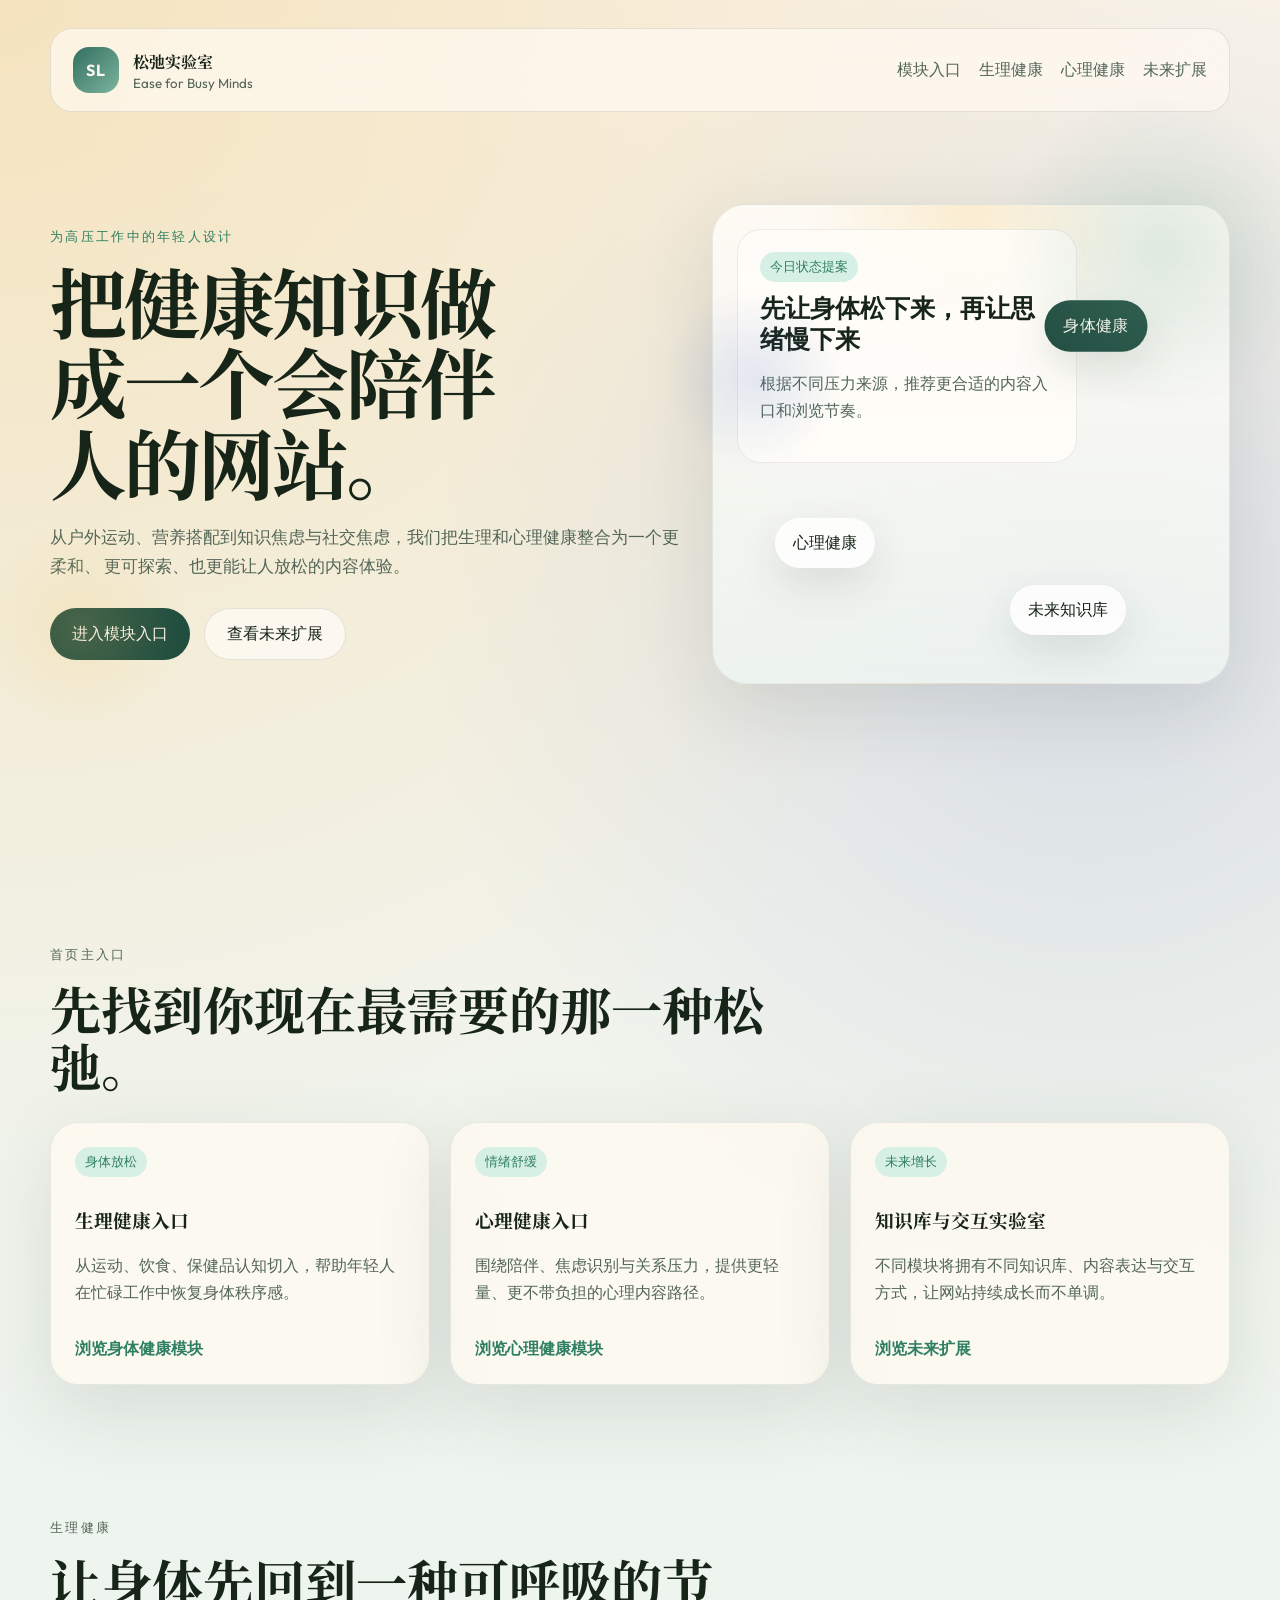
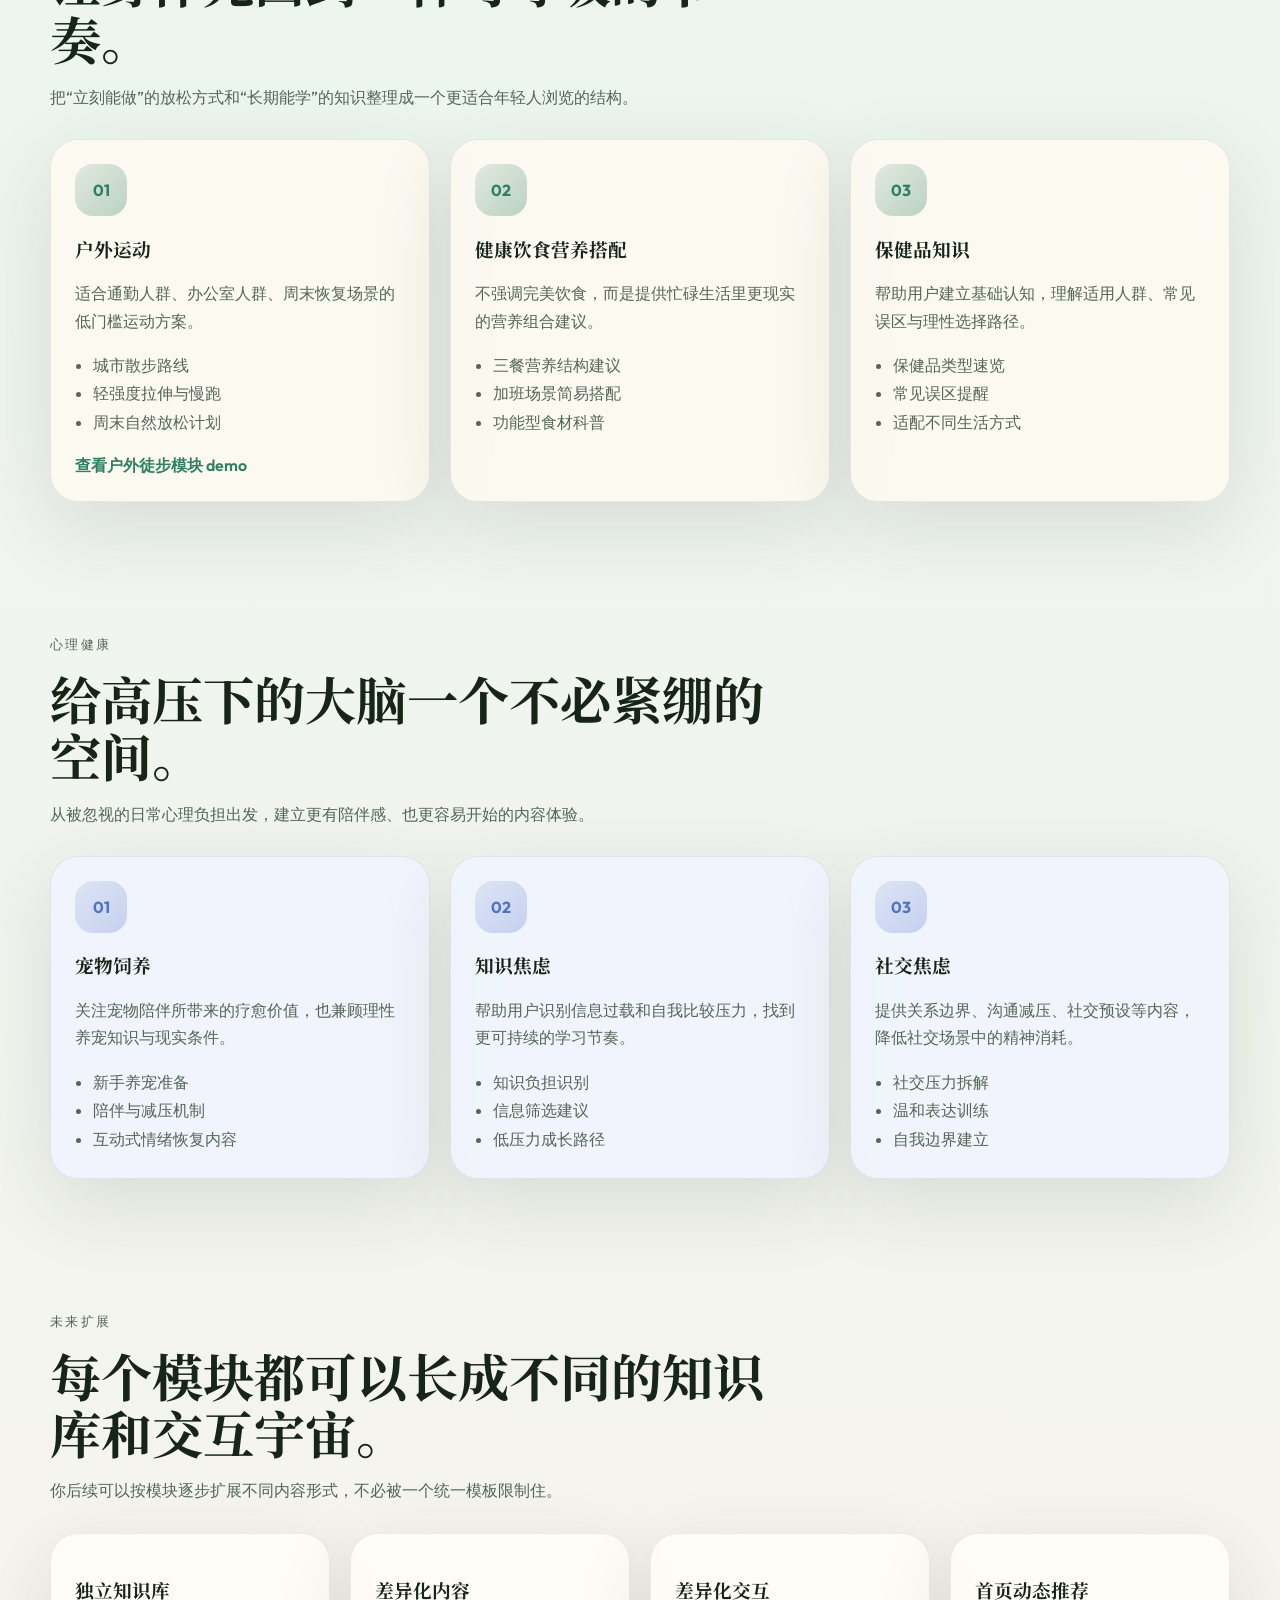
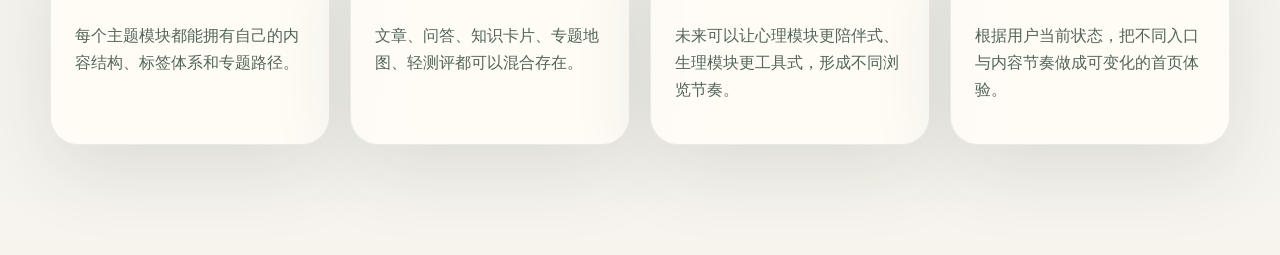
<file: index.html>
<!DOCTYPE html>
<html lang="zh-CN">
<head>
  <meta charset="UTF-8">
  <meta name="viewport" content="width=device-width, initial-scale=1.0">
  <title>松弛实验室 | 面向年轻人的身心健康空间</title>
  <link rel="preconnect" href="https://fonts.googleapis.com">
  <link rel="preconnect" href="https://fonts.gstatic.com" crossorigin>
  <link href="https://fonts.googleapis.com/css2?family=Noto+Serif+SC:wght@500;700&family=Outfit:wght@300;400;500;600;700&display=swap" rel="stylesheet">
  <link rel="stylesheet" href="styles.css">
</head>
<body>
  <div class="page-shell">
    <header class="hero" id="top">
      <nav class="nav">
        <a class="brand" href="#top">
          <span class="brand-mark">SL</span>
          <span class="brand-text">
            <strong>松弛实验室</strong>
            <small>Ease for Busy Minds</small>
          </span>
        </a>
        <div class="nav-links">
          <a href="#pathways">模块入口</a>
          <a href="#body-health">生理健康</a>
          <a href="#mind-health">心理健康</a>
          <a href="#future-lab">未来扩展</a>
        </div>
      </nav>

      <div class="hero-content">
        <div class="hero-copy reveal">
          <p class="eyebrow">为高压工作中的年轻人设计</p>
          <h1>把健康知识做成一个会陪伴人的网站。</h1>
          <p class="hero-summary">
            从户外运动、营养搭配到知识焦虑与社交焦虑，我们把生理和心理健康整合为一个更柔和、
            更可探索、也更能让人放松的内容体验。
          </p>
          <div class="hero-actions">
            <a class="button primary" href="#pathways">进入模块入口</a>
            <a class="button secondary" href="#future-lab">查看未来扩展</a>
          </div>
        </div>

        <div class="hero-panel reveal">
          <div class="status-card pulse-card">
            <span>今日状态提案</span>
            <strong>先让身体松下来，再让思绪慢下来</strong>
            <p>根据不同压力来源，推荐更合适的内容入口和浏览节奏。</p>
          </div>
          <div class="orbital-cluster">
            <button class="orbit-chip active" data-target="body-health">身体健康</button>
            <button class="orbit-chip" data-target="mind-health">心理健康</button>
            <button class="orbit-chip" data-target="future-lab">未来知识库</button>
          </div>
        </div>
      </div>

      <div class="ambient ambient-a"></div>
      <div class="ambient ambient-b"></div>
      <div class="ambient ambient-c"></div>
    </header>

    <main>
      <section class="section pathways" id="pathways">
        <div class="section-heading reveal">
          <p class="eyebrow">首页主入口</p>
          <h2>先找到你现在最需要的那一种松弛。</h2>
        </div>

        <div class="pathway-grid">
          <article class="pathway-card reveal">
            <span class="pathway-tag">身体放松</span>
            <h3>生理健康入口</h3>
            <p>从运动、饮食、保健品认知切入，帮助年轻人在忙碌工作中恢复身体秩序感。</p>
            <a href="#body-health">浏览身体健康模块</a>
          </article>

          <article class="pathway-card reveal">
            <span class="pathway-tag">情绪舒缓</span>
            <h3>心理健康入口</h3>
            <p>围绕陪伴、焦虑识别与关系压力，提供更轻量、更不带负担的心理内容路径。</p>
            <a href="#mind-health">浏览心理健康模块</a>
          </article>

          <article class="pathway-card reveal">
            <span class="pathway-tag">未来增长</span>
            <h3>知识库与交互实验室</h3>
            <p>不同模块将拥有不同知识库、内容表达与交互方式，让网站持续成长而不单调。</p>
            <a href="#future-lab">浏览未来扩展</a>
          </article>
        </div>
      </section>

      <section class="section module-section" id="body-health">
        <div class="section-heading reveal">
          <p class="eyebrow">生理健康</p>
          <h2>让身体先回到一种可呼吸的节奏。</h2>
          <p>把“立刻能做”的放松方式和“长期能学”的知识整理成一个更适合年轻人浏览的结构。</p>
        </div>

        <div class="module-grid">
          <article class="module-card reveal">
            <div class="module-icon">01</div>
            <h3>户外运动</h3>
            <p>适合通勤人群、办公室人群、周末恢复场景的低门槛运动方案。</p>
            <ul>
              <li>城市散步路线</li>
              <li>轻强度拉伸与慢跑</li>
              <li>周末自然放松计划</li>
            </ul>
            <a class="module-link" href="outdoor.html">查看户外徒步模块 demo</a>
          </article>

          <article class="module-card reveal">
            <div class="module-icon">02</div>
            <h3>健康饮食营养搭配</h3>
            <p>不强调完美饮食，而是提供忙碌生活里更现实的营养组合建议。</p>
            <ul>
              <li>三餐营养结构建议</li>
              <li>加班场景简易搭配</li>
              <li>功能型食材科普</li>
            </ul>
          </article>

          <article class="module-card reveal">
            <div class="module-icon">03</div>
            <h3>保健品知识</h3>
            <p>帮助用户建立基础认知，理解适用人群、常见误区与理性选择路径。</p>
            <ul>
              <li>保健品类型速览</li>
              <li>常见误区提醒</li>
              <li>适配不同生活方式</li>
            </ul>
          </article>
        </div>
      </section>

      <section class="section module-section alternate" id="mind-health">
        <div class="section-heading reveal">
          <p class="eyebrow">心理健康</p>
          <h2>给高压下的大脑一个不必紧绷的空间。</h2>
          <p>从被忽视的日常心理负担出发，建立更有陪伴感、也更容易开始的内容体验。</p>
        </div>

        <div class="module-grid">
          <article class="module-card reveal">
            <div class="module-icon">01</div>
            <h3>宠物饲养</h3>
            <p>关注宠物陪伴所带来的疗愈价值，也兼顾理性养宠知识与现实条件。</p>
            <ul>
              <li>新手养宠准备</li>
              <li>陪伴与减压机制</li>
              <li>互动式情绪恢复内容</li>
            </ul>
          </article>

          <article class="module-card reveal">
            <div class="module-icon">02</div>
            <h3>知识焦虑</h3>
            <p>帮助用户识别信息过载和自我比较压力，找到更可持续的学习节奏。</p>
            <ul>
              <li>知识负担识别</li>
              <li>信息筛选建议</li>
              <li>低压力成长路径</li>
            </ul>
          </article>

          <article class="module-card reveal">
            <div class="module-icon">03</div>
            <h3>社交焦虑</h3>
            <p>提供关系边界、沟通减压、社交预设等内容，降低社交场景中的精神消耗。</p>
            <ul>
              <li>社交压力拆解</li>
              <li>温和表达训练</li>
              <li>自我边界建立</li>
            </ul>
          </article>
        </div>
      </section>

      <section class="section future-section" id="future-lab">
        <div class="section-heading reveal">
          <p class="eyebrow">未来扩展</p>
          <h2>每个模块都可以长成不同的知识库和交互宇宙。</h2>
          <p>你后续可以按模块逐步扩展不同内容形式，不必被一个统一模板限制住。</p>
        </div>

        <div class="future-grid">
          <article class="future-card reveal">
            <h3>独立知识库</h3>
            <p>每个主题模块都能拥有自己的内容结构、标签体系和专题路径。</p>
          </article>
          <article class="future-card reveal">
            <h3>差异化内容</h3>
            <p>文章、问答、知识卡片、专题地图、轻测评都可以混合存在。</p>
          </article>
          <article class="future-card reveal">
            <h3>差异化交互</h3>
            <p>未来可以让心理模块更陪伴式、生理模块更工具式，形成不同浏览节奏。</p>
          </article>
          <article class="future-card reveal">
            <h3>首页动态推荐</h3>
            <p>根据用户当前状态，把不同入口与内容节奏做成可变化的首页体验。</p>
          </article>
        </div>
      </section>
    </main>
  </div>

  <script src="script.js"></script>
</body>
</html>
</file>
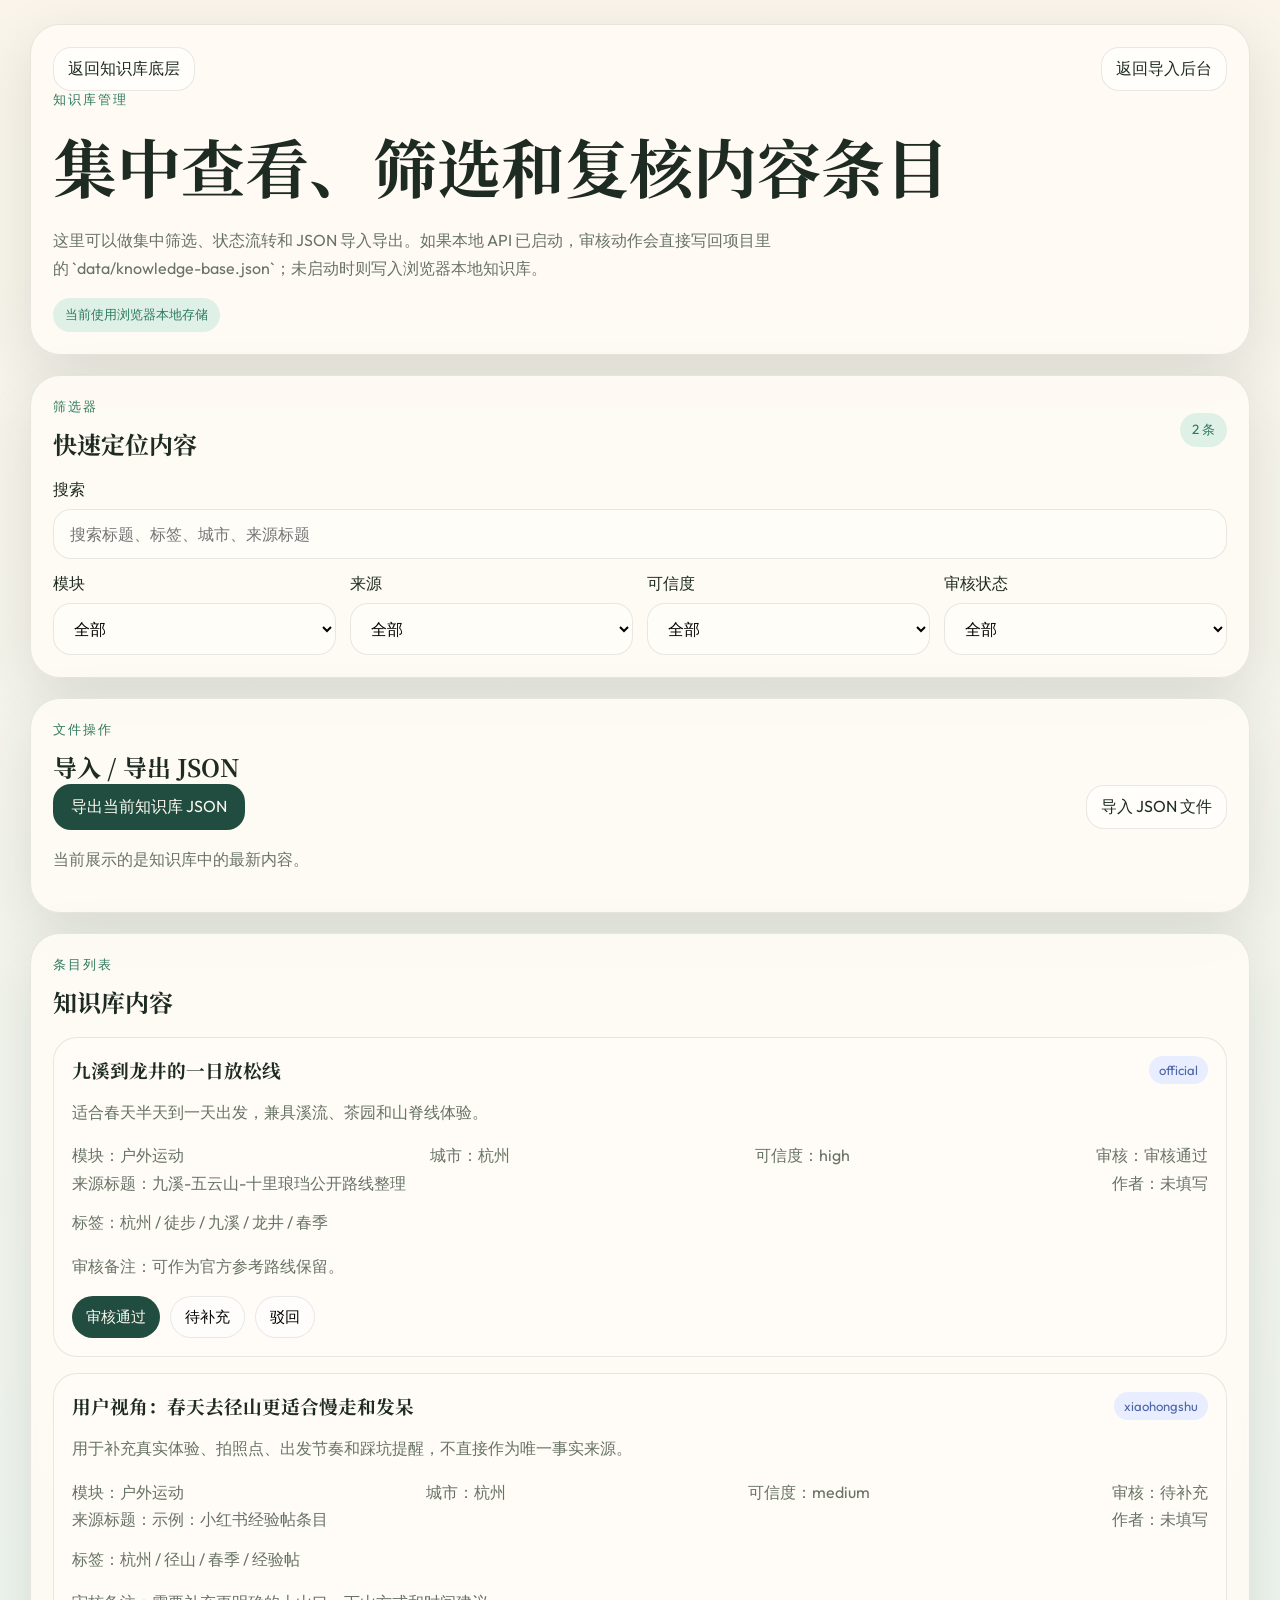
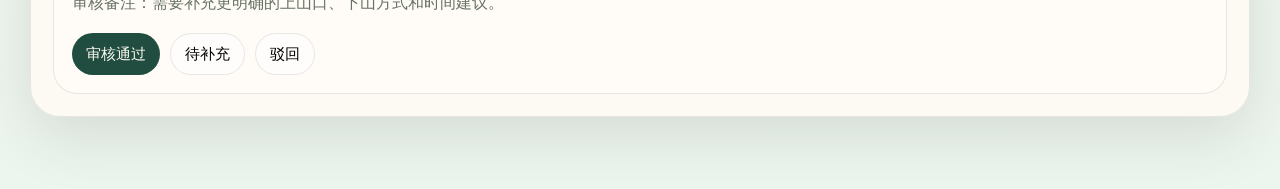
<file: kb-manage.html>
<!DOCTYPE html>
<html lang="zh-CN">
<head>
  <meta charset="UTF-8">
  <meta name="viewport" content="width=device-width, initial-scale=1.0">
  <title>知识库管理列表 | 松弛实验室</title>
  <link rel="preconnect" href="https://fonts.googleapis.com">
  <link rel="preconnect" href="https://fonts.gstatic.com" crossorigin>
  <link href="https://fonts.googleapis.com/css2?family=Noto+Serif+SC:wght@500;700&family=Outfit:wght@300;400;500;600;700&display=swap" rel="stylesheet">
  <link rel="stylesheet" href="kb-manage.css">
</head>
<body>
  <div class="manage-shell">
    <header class="manage-hero">
      <div class="hero-top">
        <a class="back-link" href="kb.html">返回知识库底层</a>
        <a class="back-link" href="xhs-admin.html">返回导入后台</a>
      </div>
      <p class="eyebrow">知识库管理</p>
      <h1>集中查看、筛选和复核内容条目</h1>
      <p class="hero-text">
        这里可以做集中筛选、状态流转和 JSON 导入导出。如果本地 API 已启动，审核动作会直接写回项目里的
        `data/knowledge-base.json`；未启动时则写入浏览器本地知识库。
      </p>
      <div class="hero-top">
        <span id="backend-status" class="status-chip">检查本地后端中</span>
      </div>
    </header>

    <main class="manage-grid">
      <section class="panel filter-panel">
        <div class="panel-head">
          <div>
            <p class="eyebrow">筛选器</p>
            <h2>快速定位内容</h2>
          </div>
          <span id="result-count" class="status-chip">0 条</span>
        </div>

        <div class="filters">
          <label>
            搜索
            <input id="search-input" type="search" placeholder="搜索标题、标签、城市、来源标题">
          </label>
          <div class="four-col">
            <label>
              模块
              <select id="module-filter">
                <option value="">全部</option>
                <option value="outdoor">户外运动</option>
                <option value="nutrition">健康饮食</option>
                <option value="supplements">保健品知识</option>
                <option value="pets">宠物饲养</option>
                <option value="knowledge-anxiety">知识焦虑</option>
                <option value="social-anxiety">社交焦虑</option>
              </select>
            </label>
            <label>
              来源
              <select id="source-filter">
                <option value="">全部</option>
                <option value="xiaohongshu">小红书</option>
                <option value="official">官方来源</option>
                <option value="editorial">编辑整理</option>
              </select>
            </label>
            <label>
              可信度
              <select id="confidence-filter">
                <option value="">全部</option>
                <option value="high">高</option>
                <option value="medium">中</option>
                <option value="low">低</option>
              </select>
            </label>
            <label>
              审核状态
              <select id="workflow-filter">
                <option value="">全部</option>
                <option value="draft">待审核</option>
                <option value="approved">审核通过</option>
                <option value="needs_revision">待补充</option>
                <option value="rejected">已驳回</option>
              </select>
            </label>
          </div>
        </div>
      </section>

      <section class="panel action-panel">
        <div class="panel-head">
          <div>
            <p class="eyebrow">文件操作</p>
            <h2>导入 / 导出 JSON</h2>
          </div>
        </div>
        <div class="action-row">
          <button id="export-json" class="primary-button" type="button">导出当前知识库 JSON</button>
          <label class="file-picker">
            导入 JSON 文件
            <input id="import-json" type="file" accept=".json,application/json">
          </label>
        </div>
        <p id="file-status" class="helper-text">当前展示的是知识库中的最新内容。</p>
      </section>

      <section class="panel list-panel">
        <div class="panel-head">
          <div>
            <p class="eyebrow">条目列表</p>
            <h2>知识库内容</h2>
          </div>
        </div>
        <div id="entry-list" class="entry-list"></div>
      </section>
    </main>
  </div>

  <script type="module" src="kb-manage.js"></script>
</body>
</html>
</file>
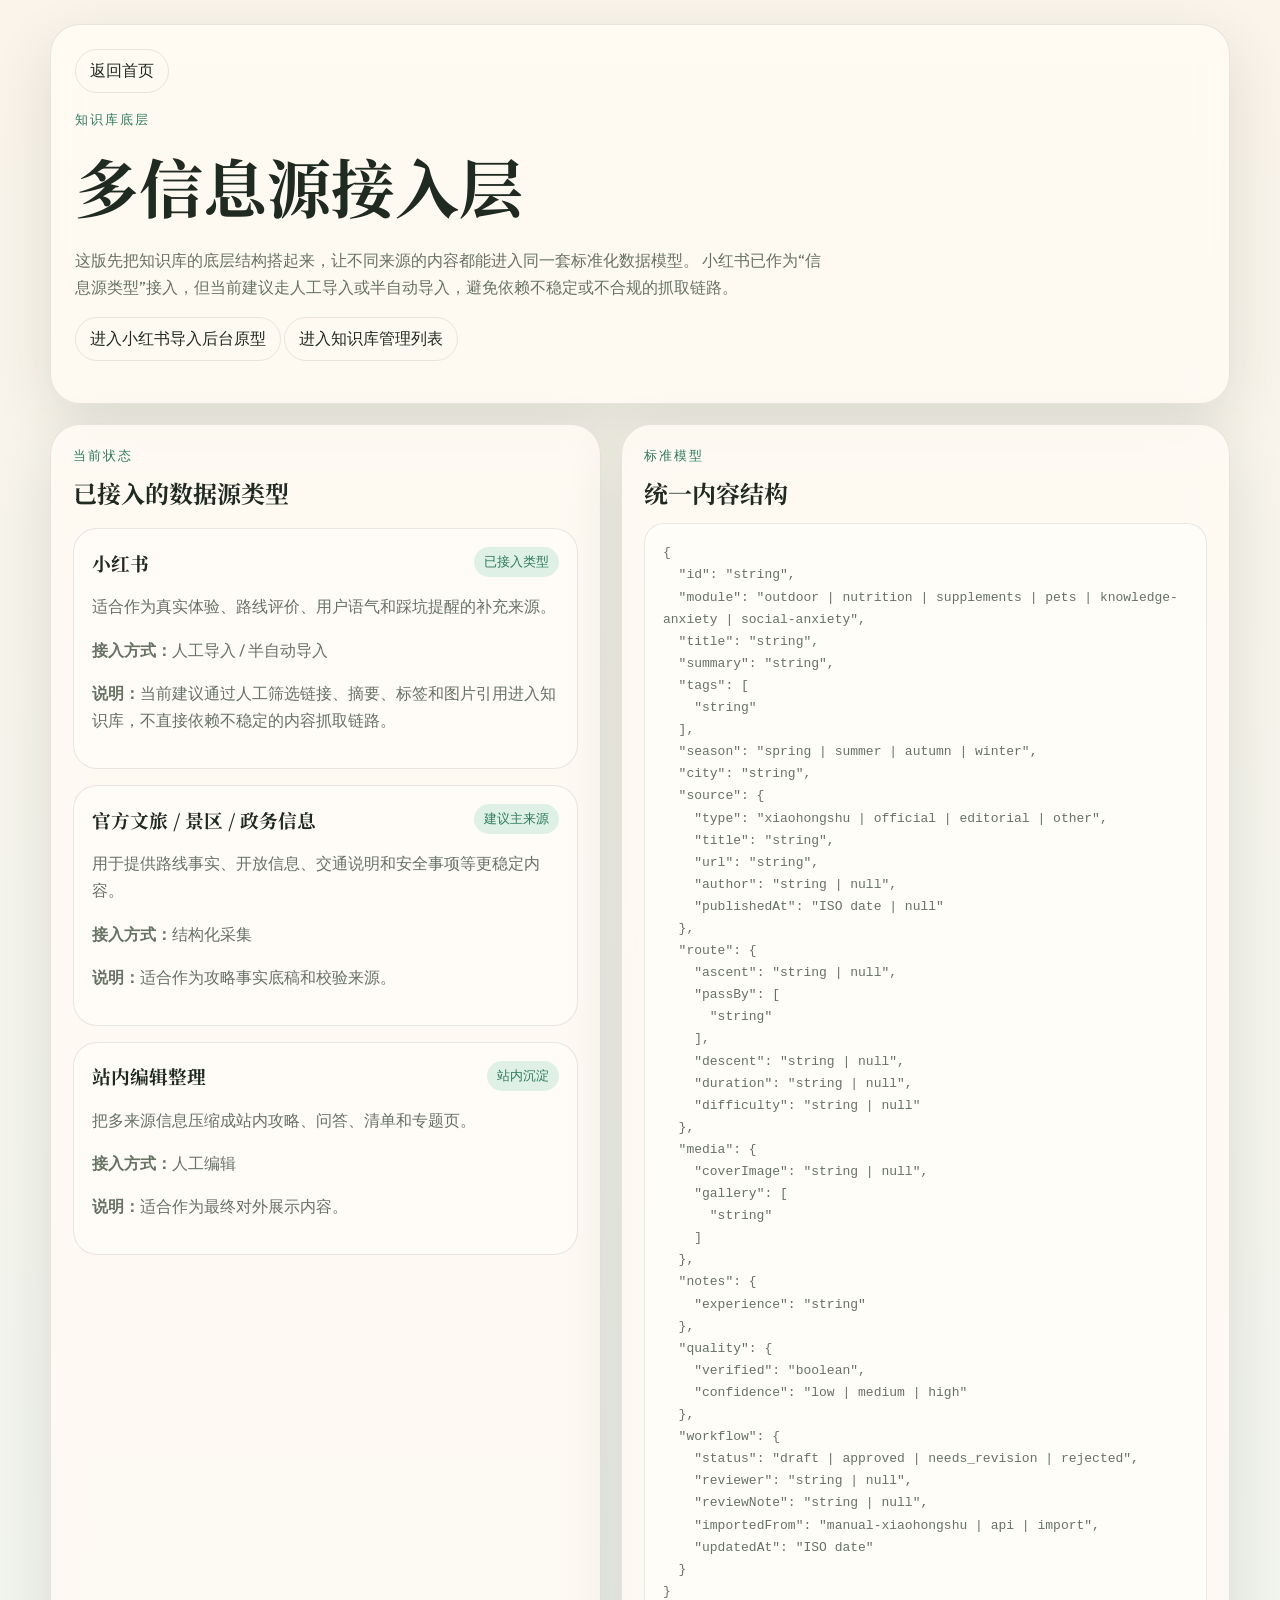
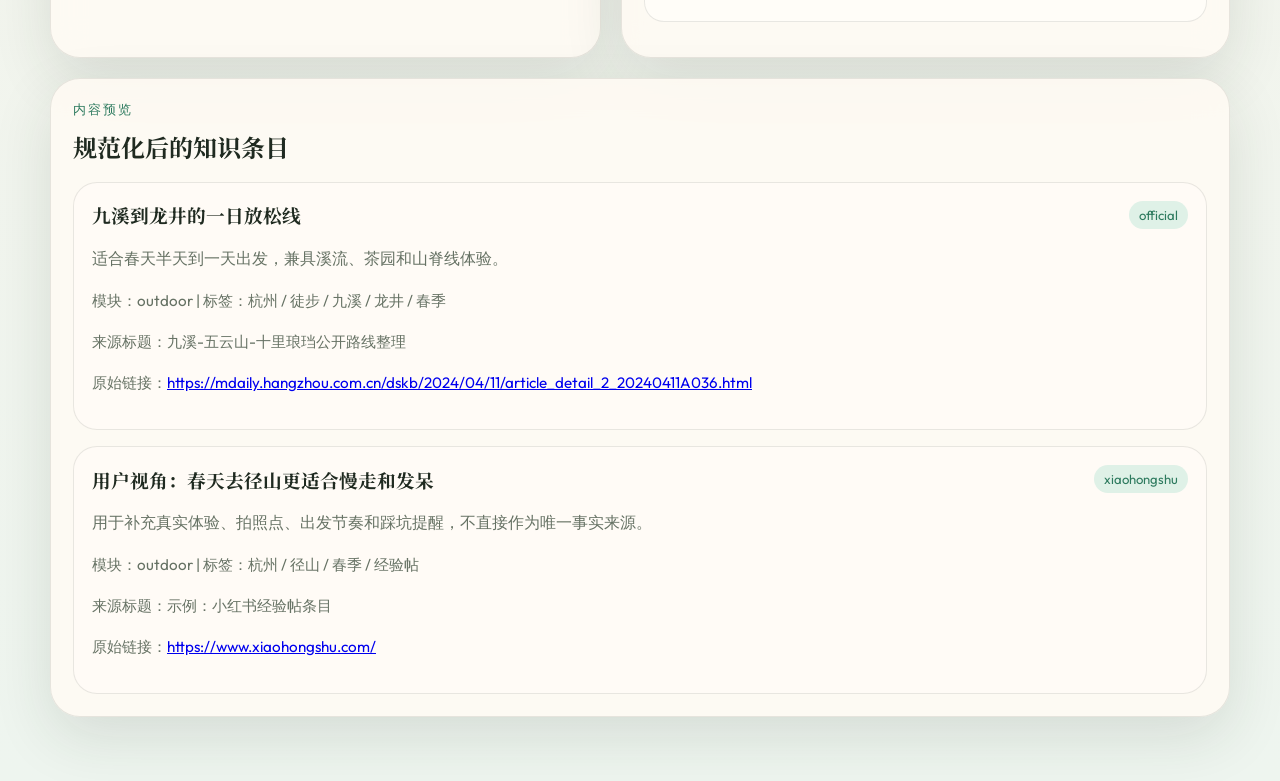
<file: kb.html>
<!DOCTYPE html>
<html lang="zh-CN">
<head>
  <meta charset="UTF-8">
  <meta name="viewport" content="width=device-width, initial-scale=1.0">
  <title>知识库接入层 Demo | 松弛实验室</title>
  <link rel="preconnect" href="https://fonts.googleapis.com">
  <link rel="preconnect" href="https://fonts.gstatic.com" crossorigin>
  <link href="https://fonts.googleapis.com/css2?family=Noto+Serif+SC:wght@500;700&family=Outfit:wght@300;400;500;600;700&display=swap" rel="stylesheet">
  <link rel="stylesheet" href="kb.css">
</head>
<body>
  <div class="kb-shell">
    <header class="kb-hero">
      <a class="back-link" href="index.html">返回首页</a>
      <p class="eyebrow">知识库底层</p>
      <h1>多信息源接入层</h1>
      <p class="hero-text">
        这版先把知识库的底层结构搭起来，让不同来源的内容都能进入同一套标准化数据模型。
        小红书已作为“信息源类型”接入，但当前建议走人工导入或半自动导入，避免依赖不稳定或不合规的抓取链路。
      </p>
      <a class="back-link" href="xhs-admin.html">进入小红书导入后台原型</a>
      <a class="back-link" href="kb-manage.html">进入知识库管理列表</a>
    </header>

    <main class="kb-grid">
      <section class="panel">
        <p class="eyebrow">当前状态</p>
        <h2>已接入的数据源类型</h2>
        <div id="source-list" class="source-list"></div>
      </section>

      <section class="panel">
        <p class="eyebrow">标准模型</p>
        <h2>统一内容结构</h2>
        <pre id="schema-view" class="code-block"></pre>
      </section>

      <section class="panel wide">
        <p class="eyebrow">内容预览</p>
        <h2>规范化后的知识条目</h2>
        <div id="entry-list" class="entry-list"></div>
      </section>
    </main>
  </div>

  <script type="module" src="kb.js"></script>
</body>
</html>
</file>
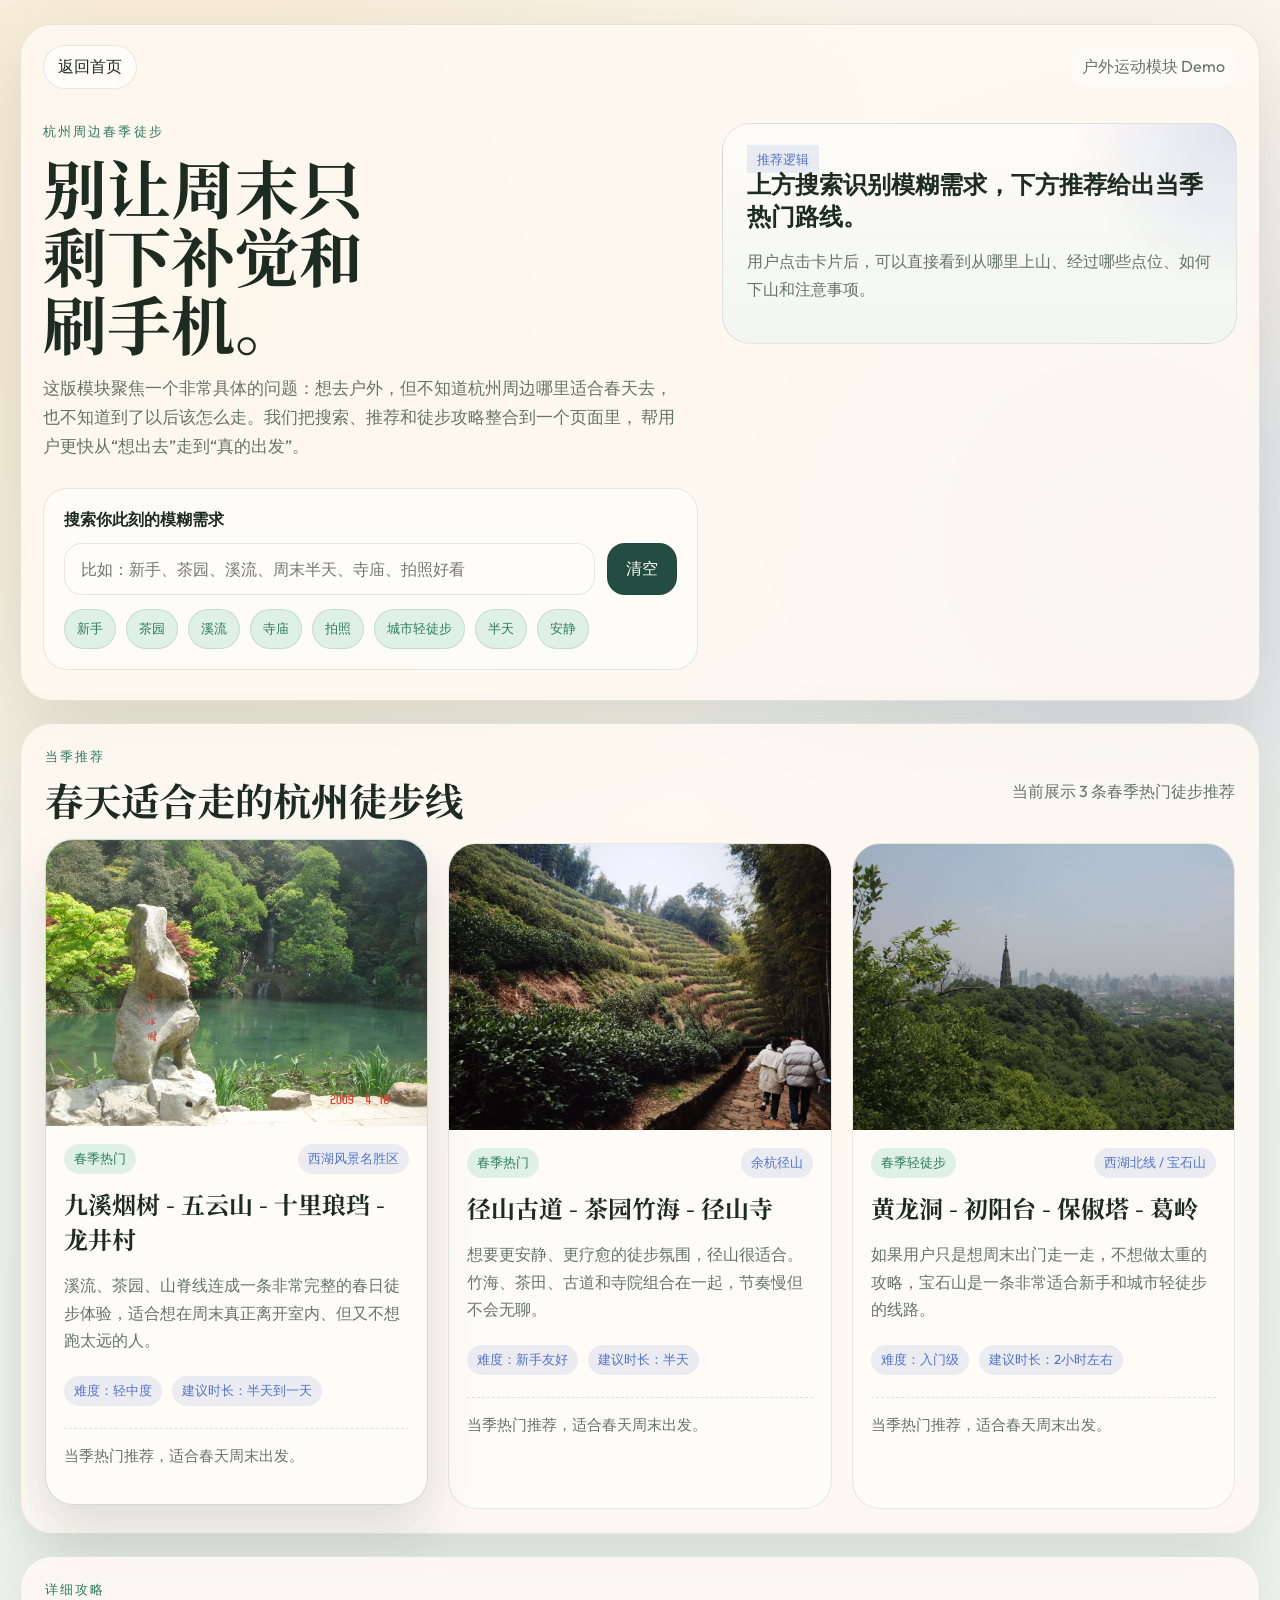
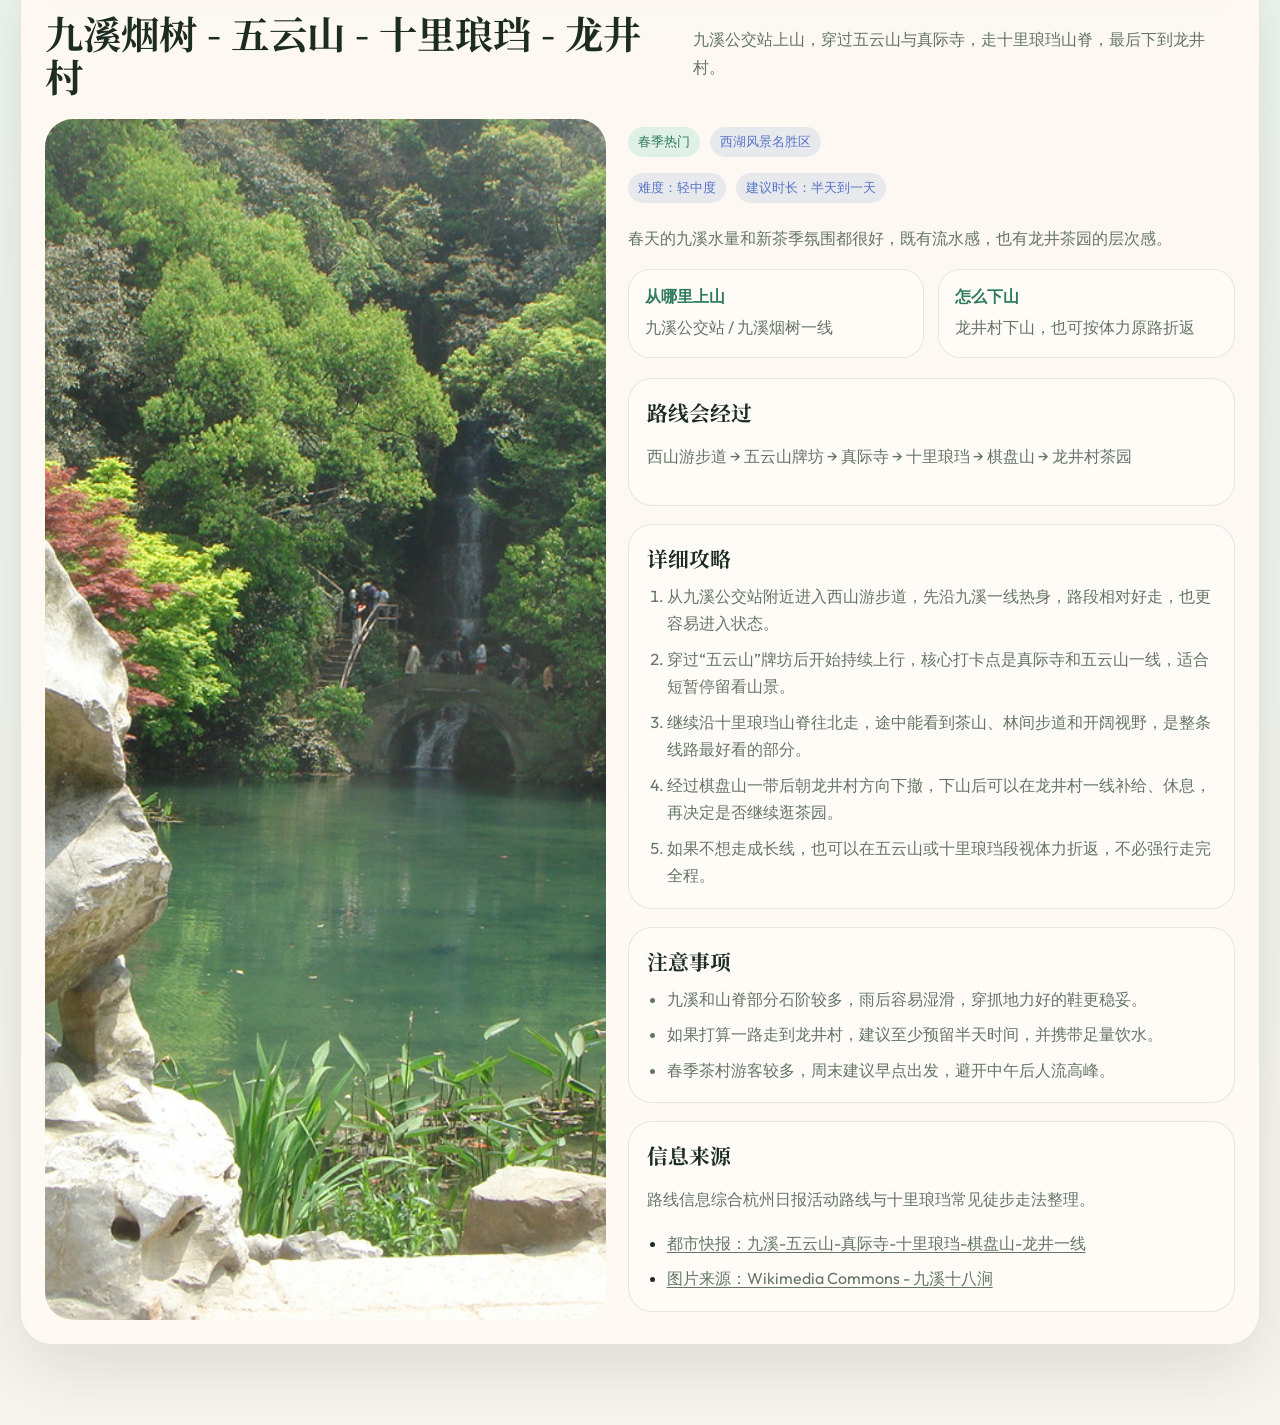
<file: outdoor.html>
<!DOCTYPE html>
<html lang="zh-CN">
<head>
  <meta charset="UTF-8">
  <meta name="viewport" content="width=device-width, initial-scale=1.0">
  <title>户外运动模块 | 松弛实验室</title>
  <link rel="preconnect" href="https://fonts.googleapis.com">
  <link rel="preconnect" href="https://fonts.gstatic.com" crossorigin>
  <link href="https://fonts.googleapis.com/css2?family=Noto+Serif+SC:wght@500;700&family=Outfit:wght@300;400;500;600;700&display=swap" rel="stylesheet">
  <link rel="stylesheet" href="outdoor.css">
</head>
<body>
  <div class="outdoor-shell">
    <header class="outdoor-hero">
      <nav class="outdoor-nav">
        <a class="back-link" href="index.html">返回首页</a>
        <span class="nav-label">户外运动模块 Demo</span>
      </nav>

      <div class="hero-layout">
        <section class="hero-copy">
          <p class="eyebrow">杭州周边春季徒步</p>
          <h1>别让周末只剩下补觉和刷手机。</h1>
          <p class="hero-text">
            这版模块聚焦一个非常具体的问题：想去户外，但不知道杭州周边哪里适合春天去，
            也不知道到了以后该怎么走。我们把搜索、推荐和徒步攻略整合到一个页面里，
            帮用户更快从“想出去”走到“真的出发”。
          </p>

          <div class="search-panel">
            <label class="search-label" for="trail-search">搜索你此刻的模糊需求</label>
            <div class="search-row">
              <input id="trail-search" type="search" placeholder="比如：新手、茶园、溪流、周末半天、寺庙、拍照好看">
              <button id="clear-search" type="button">清空</button>
            </div>
            <div class="quick-tags" id="quick-tags"></div>
          </div>
        </section>

        <aside class="hero-aside">
          <div class="mood-card">
            <span>推荐逻辑</span>
            <strong>上方搜索识别模糊需求，下方推荐给出当季热门路线。</strong>
            <p>用户点击卡片后，可以直接看到从哪里上山、经过哪些点位、如何下山和注意事项。</p>
          </div>
        </aside>
      </div>
    </header>

    <main class="content-wrap">
      <section class="list-section">
        <div class="section-head">
          <div>
            <p class="eyebrow">当季推荐</p>
            <h2>春天适合走的杭州徒步线</h2>
          </div>
          <p id="result-summary" class="result-summary"></p>
        </div>

        <div id="trail-list" class="trail-grid"></div>
      </section>

      <section class="detail-section">
        <div class="section-head">
          <div>
            <p class="eyebrow">详细攻略</p>
            <h2 id="detail-title">点击一个景点查看完整路线</h2>
          </div>
          <p id="detail-subtitle" class="result-summary">先从推荐卡片里挑一个最适合你周末状态的目的地。</p>
        </div>

        <article id="detail-panel" class="detail-panel empty">
          <div class="detail-empty">
            <p>选择上方任一推荐景点后，这里会展示：</p>
            <ul>
              <li>从哪里上山</li>
              <li>途中会经过哪些地点</li>
              <li>建议怎么下山</li>
              <li>行前注意事项</li>
            </ul>
          </div>
        </article>
      </section>
    </main>
  </div>

  <script src="outdoor.js"></script>
</body>
</html>
</file>
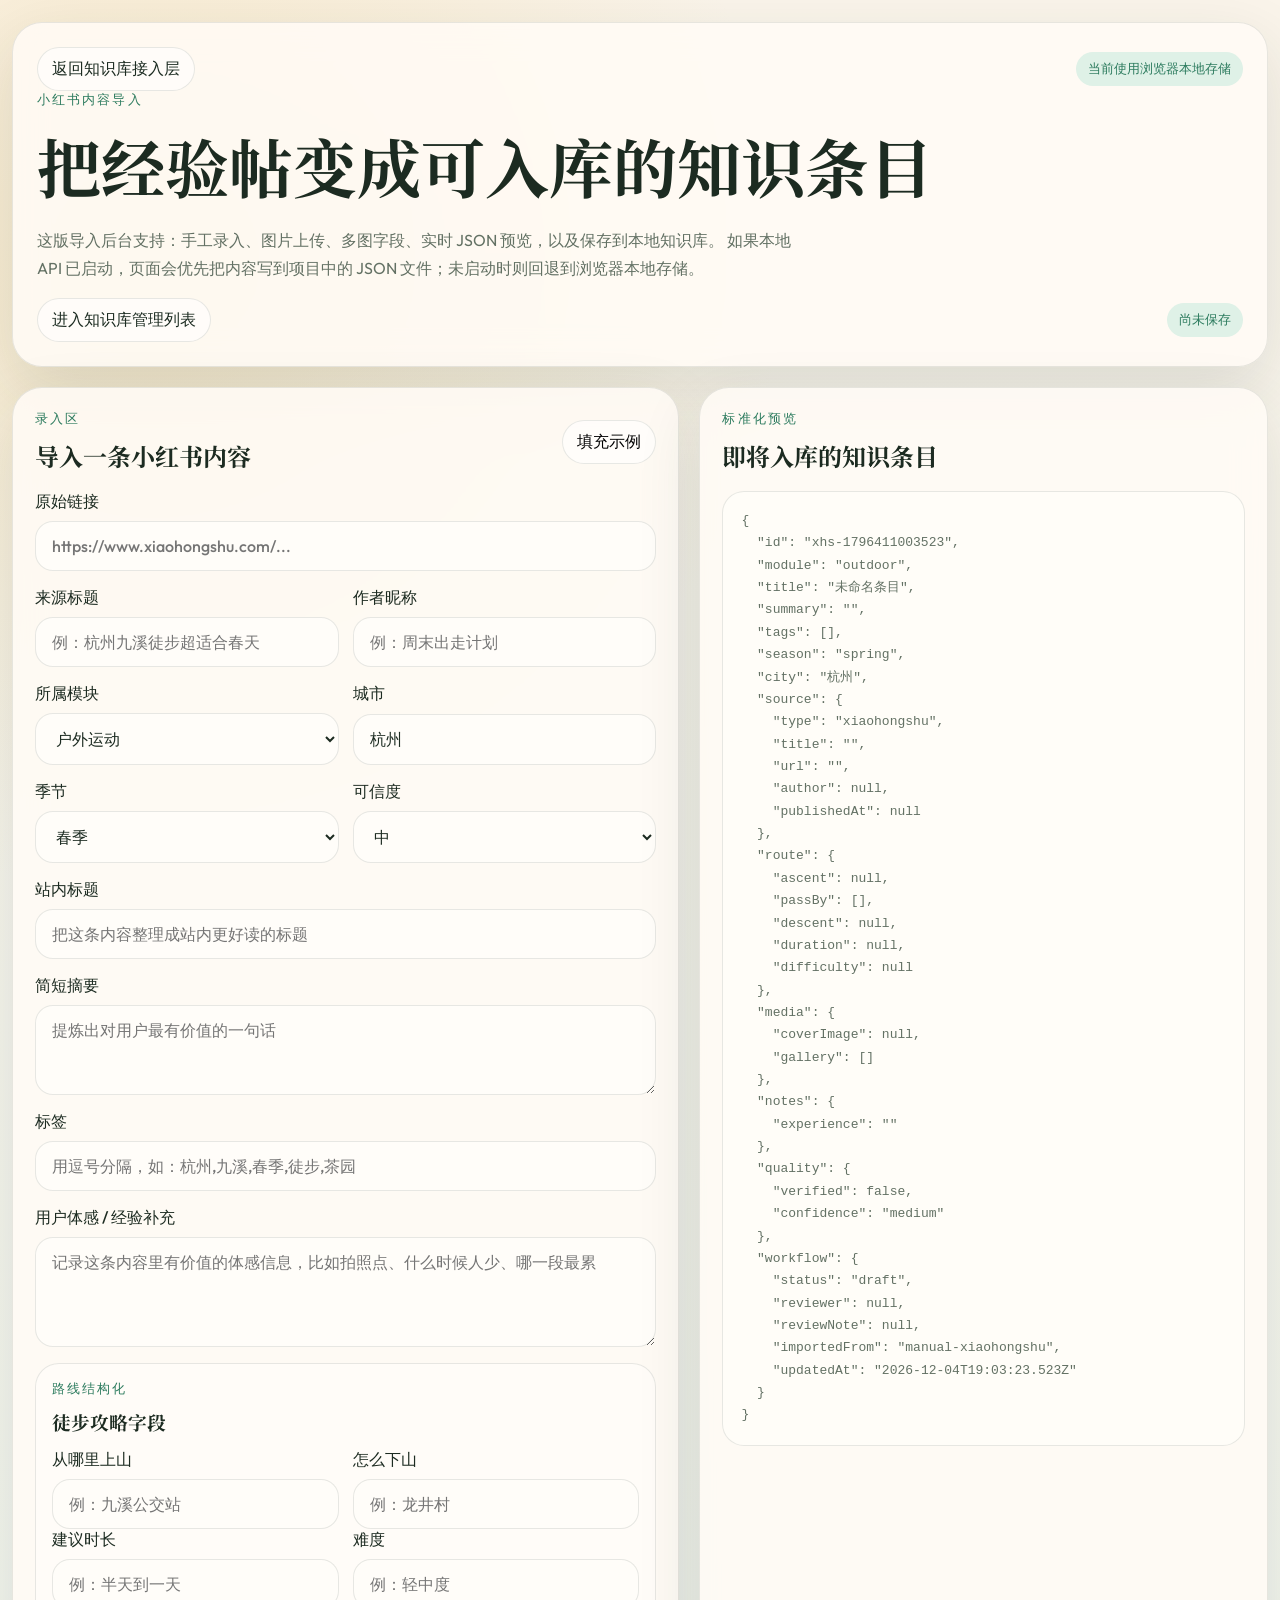
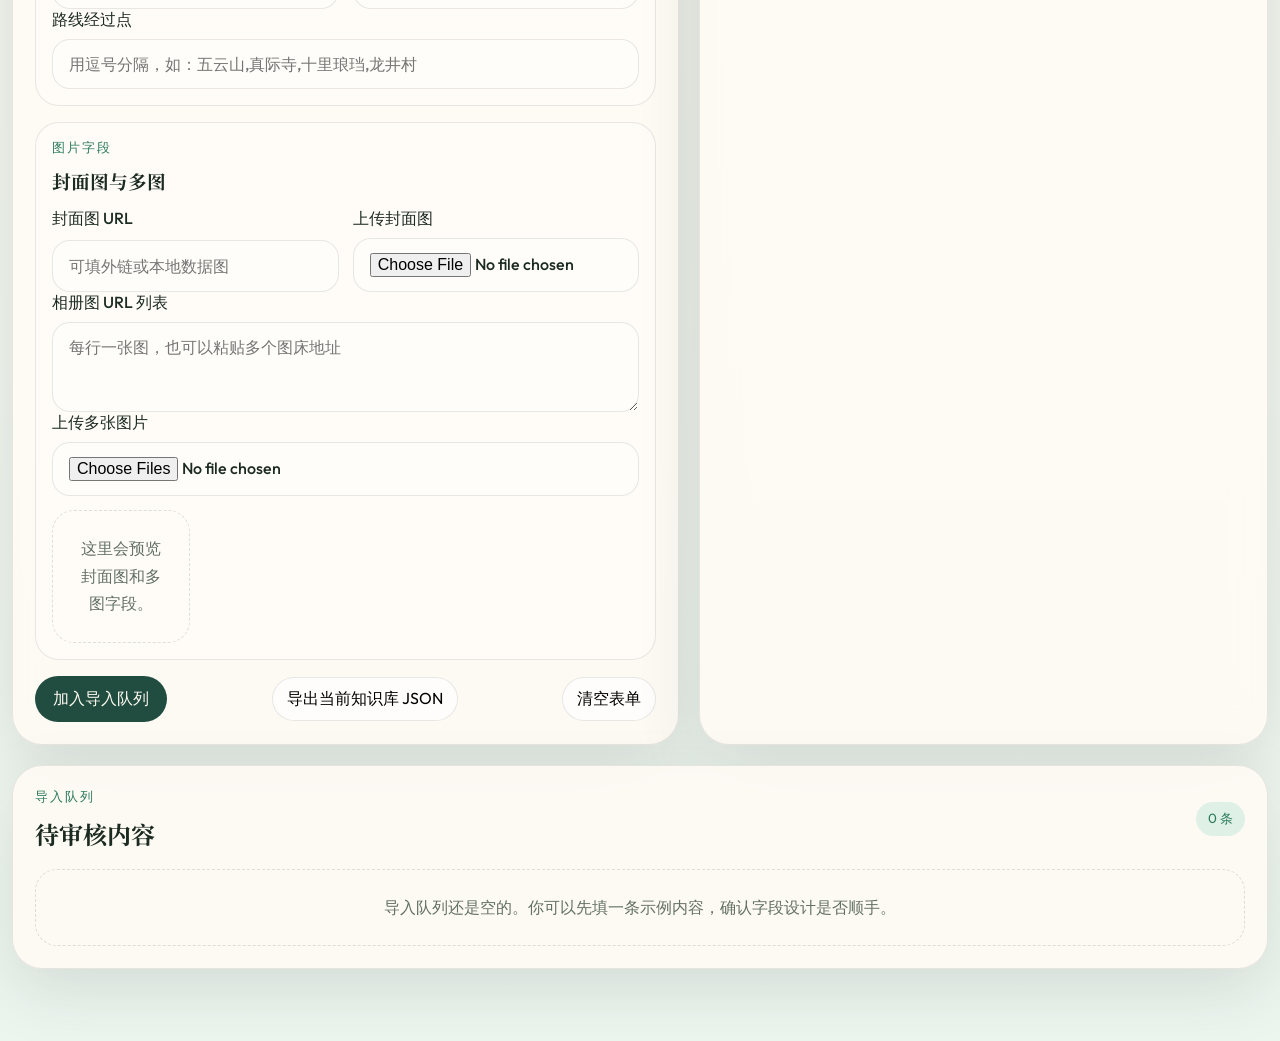
<file: xhs-admin.html>
<!DOCTYPE html>
<html lang="zh-CN">
<head>
  <meta charset="UTF-8">
  <meta name="viewport" content="width=device-width, initial-scale=1.0">
  <title>小红书内容导入后台原型 | 松弛实验室</title>
  <link rel="preconnect" href="https://fonts.googleapis.com">
  <link rel="preconnect" href="https://fonts.gstatic.com" crossorigin>
  <link href="https://fonts.googleapis.com/css2?family=Noto+Serif+SC:wght@500;700&family=Outfit:wght@300;400;500;600;700&display=swap" rel="stylesheet">
  <link rel="stylesheet" href="xhs-admin.css">
</head>
<body>
  <div class="admin-shell">
    <header class="admin-hero">
      <div class="hero-top">
        <a class="back-link" href="kb.html">返回知识库接入层</a>
        <span id="backend-status" class="status-chip">检查本地后端中</span>
      </div>
      <p class="eyebrow">小红书内容导入</p>
      <h1>把经验帖变成可入库的知识条目</h1>
      <p class="hero-text">
        这版导入后台支持：手工录入、图片上传、多图字段、实时 JSON 预览，以及保存到本地知识库。
        如果本地 API 已启动，页面会优先把内容写到项目中的 JSON 文件；未启动时则回退到浏览器本地存储。
      </p>
      <div class="hero-top">
        <a class="back-link" href="kb-manage.html">进入知识库管理列表</a>
        <span id="save-status" class="status-chip">尚未保存</span>
      </div>
    </header>

    <main class="admin-grid">
      <section class="panel form-panel">
        <div class="panel-head">
          <div>
            <p class="eyebrow">录入区</p>
            <h2>导入一条小红书内容</h2>
          </div>
          <button id="fill-demo" type="button" class="ghost-button">填充示例</button>
        </div>

        <form id="entry-form" class="entry-form">
          <label>
            原始链接
            <input id="source-url" name="sourceUrl" type="url" placeholder="https://www.xiaohongshu.com/...">
          </label>

          <div class="two-col">
            <label>
              来源标题
              <input id="source-title" name="sourceTitle" type="text" placeholder="例：杭州九溪徒步超适合春天">
            </label>
            <label>
              作者昵称
              <input id="source-author" name="sourceAuthor" type="text" placeholder="例：周末出走计划">
            </label>
          </div>

          <div class="two-col">
            <label>
              所属模块
              <select id="module" name="module">
                <option value="outdoor">户外运动</option>
                <option value="nutrition">健康饮食</option>
                <option value="supplements">保健品知识</option>
                <option value="pets">宠物饲养</option>
                <option value="knowledge-anxiety">知识焦虑</option>
                <option value="social-anxiety">社交焦虑</option>
              </select>
            </label>
            <label>
              城市
              <input id="city" name="city" type="text" value="杭州">
            </label>
          </div>

          <div class="two-col">
            <label>
              季节
              <select id="season" name="season">
                <option value="spring">春季</option>
                <option value="summer">夏季</option>
                <option value="autumn">秋季</option>
                <option value="winter">冬季</option>
              </select>
            </label>
            <label>
              可信度
              <select id="confidence" name="confidence">
                <option value="medium">中</option>
                <option value="low">低</option>
                <option value="high">高</option>
              </select>
            </label>
          </div>

          <label>
            站内标题
            <input id="title" name="title" type="text" placeholder="把这条内容整理成站内更好读的标题">
          </label>

          <label>
            简短摘要
            <textarea id="summary" name="summary" rows="3" placeholder="提炼出对用户最有价值的一句话"></textarea>
          </label>

          <label>
            标签
            <input id="tags" name="tags" type="text" placeholder="用逗号分隔，如：杭州,九溪,春季,徒步,茶园">
          </label>

          <label>
            用户体感 / 经验补充
            <textarea id="experience" name="experience" rows="4" placeholder="记录这条内容里有价值的体感信息，比如拍照点、什么时候人少、哪一段最累"></textarea>
          </label>

          <div class="route-box">
            <div class="panel-head compact">
              <div>
                <p class="eyebrow">路线结构化</p>
                <h3>徒步攻略字段</h3>
              </div>
            </div>

            <div class="two-col">
              <label>
                从哪里上山
                <input id="ascent" name="ascent" type="text" placeholder="例：九溪公交站">
              </label>
              <label>
                怎么下山
                <input id="descent" name="descent" type="text" placeholder="例：龙井村">
              </label>
            </div>

            <div class="two-col">
              <label>
                建议时长
                <input id="duration" name="duration" type="text" placeholder="例：半天到一天">
              </label>
              <label>
                难度
                <input id="difficulty" name="difficulty" type="text" placeholder="例：轻中度">
              </label>
            </div>

            <label>
              路线经过点
              <input id="pass-by" name="passBy" type="text" placeholder="用逗号分隔，如：五云山,真际寺,十里琅珰,龙井村">
            </label>
          </div>

          <div class="media-box">
            <div class="panel-head compact">
              <div>
                <p class="eyebrow">图片字段</p>
                <h3>封面图与多图</h3>
              </div>
            </div>

            <div class="two-col">
              <label>
                封面图 URL
                <input id="cover-image" name="coverImage" type="url" placeholder="可填外链或本地数据图">
              </label>
              <label>
                上传封面图
                <input id="cover-upload" type="file" accept="image/*">
              </label>
            </div>

            <label>
              相册图 URL 列表
              <textarea id="gallery-urls" rows="3" placeholder="每行一张图，也可以粘贴多个图床地址"></textarea>
            </label>

            <label>
              上传多张图片
              <input id="gallery-upload" type="file" accept="image/*" multiple>
            </label>

            <div id="gallery-preview" class="gallery-preview"></div>
          </div>

          <div class="actions">
            <button type="button" id="save-draft" class="primary-button">加入导入队列</button>
            <button type="button" id="save-file" class="ghost-button">导出当前知识库 JSON</button>
            <button type="reset" id="reset-form" class="ghost-button">清空表单</button>
          </div>
        </form>
      </section>

      <section class="panel preview-panel">
        <div class="panel-head">
          <div>
            <p class="eyebrow">标准化预览</p>
            <h2>即将入库的知识条目</h2>
          </div>
        </div>
        <pre id="json-preview" class="json-preview"></pre>
      </section>

      <section class="panel queue-panel">
        <div class="panel-head">
          <div>
            <p class="eyebrow">导入队列</p>
            <h2>待审核内容</h2>
          </div>
          <span id="queue-count" class="status-chip">0 条</span>
        </div>
        <div id="queue-list" class="queue-list"></div>
      </section>
    </main>
  </div>

  <script type="module" src="xhs-admin.js"></script>
</body>
</html>
</file>
<file: styles.css>
:root {
  --bg: #f3efe5;
  --bg-deep: #d7ecdf;
  --panel: rgba(255, 250, 241, 0.76);
  --panel-strong: rgba(255, 252, 247, 0.92);
  --text: #172418;
  --muted: #536657;
  --line: rgba(23, 36, 24, 0.1);
  --accent: #2f7f62;
  --accent-soft: #d7f0e5;
  --mind: #5272c9;
  --mind-soft: #e4ebff;
  --warm: #f0c871;
  --shadow: 0 24px 80px rgba(36, 52, 38, 0.12);
}

* {
  box-sizing: border-box;
}

html {
  scroll-behavior: smooth;
}

body {
  margin: 0;
  font-family: "Outfit", "Segoe UI", sans-serif;
  color: var(--text);
  background:
    radial-gradient(circle at top left, rgba(240, 200, 113, 0.35), transparent 32%),
    radial-gradient(circle at 85% 18%, rgba(82, 114, 201, 0.16), transparent 22%),
    linear-gradient(180deg, #f8f2e8 0%, #edf5ef 48%, #f7f4ee 100%);
  min-height: 100vh;
}

a {
  color: inherit;
  text-decoration: none;
}

.page-shell {
  overflow: hidden;
}

.hero,
.section {
  position: relative;
  width: min(1180px, calc(100% - 32px));
  margin: 0 auto;
}

.hero {
  min-height: 100vh;
  padding: 28px 0 72px;
}

.nav {
  display: flex;
  align-items: center;
  justify-content: space-between;
  gap: 24px;
  padding: 18px 22px;
  border: 1px solid var(--line);
  background: rgba(255, 250, 241, 0.7);
  backdrop-filter: blur(18px);
  border-radius: 22px;
}

.brand {
  display: inline-flex;
  align-items: center;
  gap: 14px;
}

.brand-mark {
  display: grid;
  place-items: center;
  width: 46px;
  height: 46px;
  border-radius: 16px;
  background: linear-gradient(135deg, #336f5f 0%, #7cb59f 100%);
  color: #fdf8f0;
  font-weight: 700;
  letter-spacing: 0.08em;
}

.brand-text {
  display: flex;
  flex-direction: column;
  gap: 2px;
}

.brand-text strong,
.hero h1,
.section-heading h2,
.module-card h3,
.pathway-card h3,
.future-card h3 {
  font-family: "Noto Serif SC", serif;
}

.brand-text small {
  color: var(--muted);
}

.nav-links {
  display: flex;
  flex-wrap: wrap;
  gap: 18px;
  color: var(--muted);
}

.hero-content {
  display: grid;
  grid-template-columns: 1.1fr 0.9fr;
  gap: 28px;
  align-items: center;
  padding: 92px 0 40px;
}

.eyebrow {
  margin: 0 0 14px;
  color: var(--accent);
  text-transform: uppercase;
  letter-spacing: 0.18em;
  font-size: 0.8rem;
}

.hero h1 {
  margin: 0;
  font-size: clamp(2.8rem, 6vw, 5.6rem);
  line-height: 1.05;
  letter-spacing: -0.04em;
  max-width: 11ch;
}

.hero-summary,
.section-heading p,
.module-card p,
.pathway-card p,
.future-card p,
.status-card p {
  color: var(--muted);
  line-height: 1.7;
}

.hero-summary {
  max-width: 58ch;
  margin: 22px 0 0;
  font-size: 1.05rem;
}

.hero-actions {
  display: flex;
  flex-wrap: wrap;
  gap: 14px;
  margin-top: 28px;
}

.button {
  display: inline-flex;
  align-items: center;
  justify-content: center;
  padding: 14px 22px;
  border-radius: 999px;
  transition: transform 180ms ease, background 180ms ease, color 180ms ease;
}

.button:hover {
  transform: translateY(-2px);
}

.button.primary {
  background: #1f4d3f;
  color: #f8f3ea;
}

.button.secondary {
  border: 1px solid var(--line);
  background: rgba(255, 252, 247, 0.72);
}

.hero-panel {
  position: relative;
  padding: 24px;
  min-height: 480px;
  border-radius: 34px;
  border: 1px solid rgba(23, 36, 24, 0.08);
  background:
    radial-gradient(circle at top, rgba(240, 200, 113, 0.28), transparent 30%),
    linear-gradient(180deg, rgba(255, 251, 246, 0.92), rgba(238, 245, 241, 0.82));
  box-shadow: var(--shadow);
  overflow: hidden;
}

.status-card {
  max-width: 340px;
  padding: 22px;
  border-radius: 24px;
  background: rgba(255, 253, 249, 0.88);
  border: 1px solid rgba(23, 36, 24, 0.08);
}

.status-card span,
.pathway-tag {
  display: inline-block;
  margin-bottom: 10px;
  padding: 6px 10px;
  border-radius: 999px;
  background: var(--accent-soft);
  color: var(--accent);
  font-size: 0.82rem;
}

.status-card strong {
  display: block;
  font-size: 1.55rem;
  line-height: 1.25;
}

.orbital-cluster {
  position: absolute;
  inset: 0;
  display: grid;
  place-items: center;
}

.orbit-chip {
  position: absolute;
  border: 0;
  cursor: pointer;
  padding: 14px 18px;
  border-radius: 999px;
  background: rgba(255, 255, 255, 0.78);
  color: var(--text);
  font: inherit;
  box-shadow: 0 16px 40px rgba(40, 58, 43, 0.12);
  transition: transform 200ms ease, background 200ms ease, color 200ms ease;
}

.orbit-chip:nth-child(1) {
  top: 20%;
  right: 16%;
  animation: driftA 6s ease-in-out infinite;
}

.orbit-chip:nth-child(2) {
  left: 12%;
  bottom: 24%;
  animation: driftB 8s ease-in-out infinite;
}

.orbit-chip:nth-child(3) {
  right: 20%;
  bottom: 10%;
  animation: driftC 7s ease-in-out infinite;
}

.orbit-chip:hover,
.orbit-chip.active {
  background: #234f42;
  color: #fffaf2;
  transform: scale(1.03);
}

.ambient {
  position: absolute;
  border-radius: 999px;
  filter: blur(4px);
  opacity: 0.66;
  pointer-events: none;
}

.ambient-a {
  width: 320px;
  height: 320px;
  top: 10%;
  right: -90px;
  background: radial-gradient(circle, rgba(118, 176, 151, 0.34), transparent 70%);
  animation: floatBlob 15s ease-in-out infinite;
}

.ambient-b {
  width: 220px;
  height: 220px;
  left: -80px;
  bottom: 18%;
  background: radial-gradient(circle, rgba(240, 200, 113, 0.3), transparent 68%);
  animation: floatBlob 11s ease-in-out infinite reverse;
}

.ambient-c {
  width: 180px;
  height: 180px;
  top: 32%;
  left: 52%;
  background: radial-gradient(circle, rgba(82, 114, 201, 0.24), transparent 70%);
  animation: floatBlob 12s ease-in-out infinite;
}

.section {
  padding: 44px 0 88px;
}

.section-heading {
  max-width: 760px;
  margin-bottom: 28px;
}

.section-heading h2 {
  margin: 0;
  font-size: clamp(2rem, 4vw, 3.5rem);
  line-height: 1.12;
}

.pathway-grid,
.module-grid,
.future-grid {
  display: grid;
  gap: 20px;
}

.pathway-grid {
  grid-template-columns: repeat(3, minmax(0, 1fr));
}

.module-grid {
  grid-template-columns: repeat(3, minmax(0, 1fr));
}

.future-grid {
  grid-template-columns: repeat(4, minmax(0, 1fr));
}

.pathway-card,
.module-card,
.future-card {
  background: var(--panel);
  backdrop-filter: blur(16px);
  border: 1px solid rgba(23, 36, 24, 0.08);
  border-radius: 28px;
  padding: 24px;
  box-shadow: var(--shadow);
}

.pathway-card a {
  display: inline-flex;
  margin-top: 16px;
  color: var(--accent);
  font-weight: 600;
}

.module-section.alternate .module-card {
  background: rgba(241, 244, 255, 0.8);
}

.module-icon {
  display: inline-flex;
  align-items: center;
  justify-content: center;
  width: 52px;
  height: 52px;
  border-radius: 18px;
  background: linear-gradient(135deg, rgba(47, 127, 98, 0.12), rgba(47, 127, 98, 0.32));
  color: var(--accent);
  font-weight: 700;
}

.module-section.alternate .module-icon {
  background: linear-gradient(135deg, rgba(82, 114, 201, 0.12), rgba(82, 114, 201, 0.28));
  color: var(--mind);
}

.module-card ul {
  margin: 16px 0 0;
  padding-left: 18px;
  color: var(--muted);
  line-height: 1.8;
}

.module-link {
  display: inline-flex;
  margin-top: 18px;
  color: var(--accent);
  font-weight: 600;
}

.future-section {
  padding-bottom: 110px;
}

.future-card {
  background: var(--panel-strong);
}

.reveal {
  opacity: 0;
  transform: translateY(28px);
  transition: opacity 700ms ease, transform 700ms ease;
}

.reveal.is-visible {
  opacity: 1;
  transform: translateY(0);
}

.highlighted {
  outline: 2px solid rgba(47, 127, 98, 0.32);
  outline-offset: 6px;
}

@keyframes floatBlob {
  0%, 100% {
    transform: translate3d(0, 0, 0) scale(1);
  }
  50% {
    transform: translate3d(0, -18px, 0) scale(1.06);
  }
}

@keyframes driftA {
  0%, 100% {
    transform: translate3d(0, 0, 0);
  }
  50% {
    transform: translate3d(-10px, 12px, 0);
  }
}

@keyframes driftB {
  0%, 100% {
    transform: translate3d(0, 0, 0);
  }
  50% {
    transform: translate3d(12px, -10px, 0);
  }
}

@keyframes driftC {
  0%, 100% {
    transform: translate3d(0, 0, 0);
  }
  50% {
    transform: translate3d(-8px, -12px, 0);
  }
}

@media (max-width: 960px) {
  .hero-content,
  .pathway-grid,
  .module-grid,
  .future-grid {
    grid-template-columns: 1fr;
  }

  .nav {
    align-items: flex-start;
    flex-direction: column;
  }

  .hero-panel {
    min-height: 380px;
  }
}

@media (max-width: 640px) {
  .hero {
    padding-top: 18px;
  }

  .hero-content {
    padding-top: 54px;
  }

  .hero h1 {
    max-width: none;
  }

  .hero-panel {
    padding: 18px;
  }

  .orbit-chip {
    position: static;
    display: block;
    margin: 12px 0 0;
    animation: none;
  }

  .orbital-cluster {
    position: static;
    display: block;
    margin-top: 28px;
  }
}
</file>
<file: kb-manage.css>
:root {
  --bg: #f7f2e9;
  --text: #1e2b22;
  --muted: #677365;
  --line: rgba(30, 43, 34, 0.1);
  --panel: rgba(255, 251, 245, 0.88);
  --green: #2d7a5e;
  --green-soft: #dff1e7;
  --blue-soft: #e8eeff;
  --shadow: 0 20px 60px rgba(35, 48, 37, 0.12);
}

* { box-sizing: border-box; }

body {
  margin: 0;
  font-family: "Outfit", "Segoe UI", sans-serif;
  color: var(--text);
  background: linear-gradient(180deg, #faf4ea 0%, #edf5ef 100%);
}

a {
  color: inherit;
  text-decoration: none;
}

.manage-shell {
  width: min(1220px, calc(100% - 24px));
  margin: 0 auto;
  padding: 24px 0 72px;
}

.manage-hero,
.panel {
  border: 1px solid var(--line);
  border-radius: 30px;
  background: var(--panel);
  backdrop-filter: blur(16px);
  box-shadow: var(--shadow);
}

.manage-hero,
.panel {
  padding: 22px;
}

.hero-top,
.panel-head,
.action-row,
.entry-top,
.meta-row {
  display: flex;
  align-items: center;
  justify-content: space-between;
  gap: 12px;
}

.eyebrow {
  margin: 0 0 10px;
  color: var(--green);
  text-transform: uppercase;
  letter-spacing: 0.16em;
  font-size: 0.82rem;
}

h1,
h2,
h3 {
  margin: 0;
  font-family: "Noto Serif SC", serif;
}

h1 {
  font-size: clamp(2.4rem, 5vw, 4.5rem);
}

.hero-text,
.entry-card p,
.helper-text,
.meta-row,
.entry-tags {
  color: var(--muted);
  line-height: 1.72;
}

.hero-text {
  max-width: 66ch;
  margin-top: 16px;
}

.manage-grid {
  display: grid;
  gap: 20px;
  margin-top: 20px;
}

.filters {
  display: grid;
  gap: 14px;
  margin-top: 18px;
}

.four-col {
  display: grid;
  grid-template-columns: repeat(4, minmax(0, 1fr));
  gap: 14px;
}

label {
  display: grid;
  gap: 8px;
  font-weight: 500;
}

input,
select,
.file-picker,
.primary-button,
.back-link,
.ghost-button {
  font: inherit;
  border-radius: 18px;
}

input,
select {
  width: 100%;
  padding: 14px 16px;
  border: 1px solid var(--line);
  background: rgba(255, 253, 249, 0.9);
}

.back-link,
.file-picker {
  display: inline-flex;
  align-items: center;
  padding: 10px 14px;
  border: 1px solid var(--line);
  background: rgba(255, 255, 255, 0.56);
}

.file-picker input {
  display: none;
}

.primary-button {
  padding: 12px 18px;
  border: 0;
  background: #214d40;
  color: #fffaf2;
  cursor: pointer;
}

.ghost-button {
  display: inline-flex;
  align-items: center;
  justify-content: center;
  padding: 12px 18px;
  border: 1px solid var(--line);
  background: rgba(255, 255, 255, 0.56);
  cursor: pointer;
}

.status-chip,
.type-chip {
  display: inline-flex;
  align-items: center;
  border-radius: 999px;
}

.status-chip {
  padding: 8px 12px;
  background: var(--green-soft);
  color: var(--green);
  font-size: 0.84rem;
}

.type-chip {
  padding: 6px 10px;
  background: var(--blue-soft);
  color: #4f65a7;
  font-size: 0.82rem;
}

.entry-list {
  display: grid;
  gap: 16px;
  margin-top: 18px;
}

.entry-card {
  padding: 18px;
  border-radius: 24px;
  border: 1px solid var(--line);
  background: rgba(255, 252, 247, 0.82);
}

.entry-top {
  align-items: start;
}

.entry-tags {
  margin-top: 12px;
}

.workflow-actions {
  display: flex;
  flex-wrap: wrap;
  gap: 10px;
  margin-top: 16px;
}

.primary-button.small,
.ghost-button.small {
  padding: 10px 14px;
  border-radius: 999px;
  font-size: 0.92rem;
}

.empty-state {
  padding: 28px;
  text-align: center;
  border: 1px dashed rgba(30, 43, 34, 0.14);
  border-radius: 24px;
  color: var(--muted);
}

@media (max-width: 920px) {
  .four-col,
  .action-row {
    grid-template-columns: 1fr;
    display: grid;
  }

  .hero-top,
  .entry-top,
  .meta-row {
    flex-direction: column;
    align-items: start;
  }
}
</file>
<file: kb.css>
:root {
  --bg: #f6f2e9;
  --text: #1f2a20;
  --muted: #667264;
  --line: rgba(31, 42, 32, 0.1);
  --panel: rgba(255, 251, 244, 0.86);
  --green: #2d7a5e;
  --green-soft: #dff1e7;
  --shadow: 0 20px 60px rgba(35, 48, 37, 0.12);
}

* { box-sizing: border-box; }
body {
  margin: 0;
  font-family: "Outfit", "Segoe UI", sans-serif;
  color: var(--text);
  background: linear-gradient(180deg, #faf4ea 0%, #eef5ef 100%);
}

.kb-shell {
  width: min(1180px, calc(100% - 24px));
  margin: 0 auto;
  padding: 24px 0 64px;
}

.kb-hero,
.panel {
  border: 1px solid var(--line);
  background: var(--panel);
  backdrop-filter: blur(16px);
  border-radius: 30px;
  box-shadow: var(--shadow);
}

.kb-hero {
  padding: 24px;
}

.back-link,
.source-badge {
  display: inline-flex;
  align-items: center;
  border-radius: 999px;
}

.back-link {
  padding: 10px 14px;
  border: 1px solid var(--line);
  margin-bottom: 18px;
  text-decoration: none;
  color: inherit;
}

.eyebrow {
  margin: 0 0 10px;
  color: var(--green);
  text-transform: uppercase;
  letter-spacing: 0.16em;
  font-size: 0.82rem;
}

h1, h2, h3 {
  margin: 0;
  font-family: "Noto Serif SC", serif;
}

h1 {
  font-size: clamp(2.4rem, 5vw, 4.8rem);
}

.hero-text,
.source-card p,
.entry-card p,
.entry-meta,
.code-block {
  color: var(--muted);
  line-height: 1.7;
}

.hero-text {
  max-width: 68ch;
  margin-top: 16px;
}

.kb-grid {
  display: grid;
  grid-template-columns: 0.95fr 1.05fr;
  gap: 20px;
  margin-top: 20px;
}

.panel {
  padding: 22px;
}

.panel.wide {
  grid-column: 1 / -1;
}

.source-list,
.entry-list {
  display: grid;
  gap: 16px;
  margin-top: 18px;
}

.source-card,
.entry-card {
  padding: 18px;
  border-radius: 24px;
  border: 1px solid var(--line);
  background: rgba(255, 252, 247, 0.82);
}

.source-row,
.entry-row {
  display: flex;
  justify-content: space-between;
  gap: 12px;
  align-items: center;
}

.source-badge {
  padding: 6px 10px;
  background: var(--green-soft);
  color: var(--green);
  font-size: 0.82rem;
}

.code-block {
  overflow: auto;
  padding: 18px;
  border-radius: 20px;
  border: 1px solid var(--line);
  background: #fffdf8;
  white-space: pre-wrap;
}

.entry-meta {
  margin-top: 10px;
  font-size: 0.95rem;
}

@media (max-width: 860px) {
  .kb-grid {
    grid-template-columns: 1fr;
  }
}
</file>
<file: outdoor.css>
:root {
  --bg: #f6f1e8;
  --text: #1d2c21;
  --muted: #647566;
  --line: rgba(29, 44, 33, 0.1);
  --panel: rgba(255, 250, 242, 0.84);
  --panel-strong: rgba(255, 252, 248, 0.94);
  --green: #2d7a5e;
  --green-soft: #dff1e7;
  --blue: #5473c9;
  --shadow: 0 24px 70px rgba(33, 52, 40, 0.12);
}

* {
  box-sizing: border-box;
}

html {
  scroll-behavior: smooth;
}

body {
  margin: 0;
  font-family: "Outfit", "Segoe UI", sans-serif;
  color: var(--text);
  background:
    radial-gradient(circle at 15% 10%, rgba(240, 203, 133, 0.3), transparent 25%),
    radial-gradient(circle at 88% 18%, rgba(84, 115, 201, 0.16), transparent 18%),
    linear-gradient(180deg, #faf4ea 0%, #eef5ef 52%, #f8f4ee 100%);
}

a {
  color: inherit;
  text-decoration: none;
}

.outdoor-shell {
  width: min(1240px, calc(100% - 28px));
  margin: 0 auto;
  padding: 24px 0 80px;
}

.outdoor-hero,
.list-section,
.detail-section {
  border: 1px solid var(--line);
  border-radius: 32px;
  background: var(--panel);
  backdrop-filter: blur(16px);
  box-shadow: var(--shadow);
}

.outdoor-hero {
  padding: 20px 22px 30px;
}

.outdoor-nav {
  display: flex;
  justify-content: space-between;
  gap: 16px;
  align-items: center;
}

.back-link,
.nav-label,
.tag-button,
.card-tag,
.badge {
  display: inline-flex;
  align-items: center;
  border-radius: 999px;
}

.back-link {
  padding: 10px 14px;
  background: rgba(255, 255, 255, 0.66);
  border: 1px solid var(--line);
}

.nav-label {
  padding: 8px 12px;
  color: var(--muted);
  background: rgba(255, 255, 255, 0.42);
}

.hero-layout {
  display: grid;
  grid-template-columns: 1.12fr 0.88fr;
  gap: 24px;
  align-items: start;
  padding-top: 34px;
}

.eyebrow {
  margin: 0 0 12px;
  color: var(--green);
  text-transform: uppercase;
  letter-spacing: 0.16em;
  font-size: 0.82rem;
}

h1,
h2,
h3 {
  margin: 0;
  font-family: "Noto Serif SC", serif;
}

h1 {
  font-size: clamp(2.6rem, 5vw, 5rem);
  line-height: 1.06;
  max-width: 10ch;
}

.hero-text,
.mood-card p,
.trail-copy p,
.detail-copy p,
.result-summary,
.meta-list dd,
.guide-list li,
.tips-list li,
.source-list a,
.simple-intro {
  color: var(--muted);
  line-height: 1.72;
}

.hero-text {
  max-width: 58ch;
  margin: 18px 0 0;
  font-size: 1.04rem;
}

.search-panel {
  margin-top: 28px;
  padding: 20px;
  border-radius: 24px;
  background: rgba(255, 253, 248, 0.82);
  border: 1px solid var(--line);
}

.search-label {
  display: block;
  margin-bottom: 12px;
  font-weight: 600;
}

.search-row {
  display: grid;
  grid-template-columns: 1fr auto;
  gap: 12px;
}

.search-row input,
.search-row button {
  border-radius: 18px;
  border: 1px solid var(--line);
  font: inherit;
}

.search-row input {
  padding: 15px 16px;
  background: #fffdf9;
}

.search-row button {
  padding: 0 18px;
  background: #234d40;
  color: #fffaf2;
  cursor: pointer;
}

.quick-tags {
  display: flex;
  flex-wrap: wrap;
  gap: 10px;
  margin-top: 14px;
}

.tag-button {
  padding: 10px 12px;
  border: 1px solid rgba(45, 122, 94, 0.16);
  background: var(--green-soft);
  color: var(--green);
  cursor: pointer;
}

.mood-card {
  padding: 24px;
  min-height: 100%;
  border-radius: 28px;
  background:
    radial-gradient(circle at top right, rgba(84, 115, 201, 0.18), transparent 30%),
    linear-gradient(180deg, rgba(255, 252, 248, 0.96), rgba(239, 245, 240, 0.82));
  border: 1px solid var(--line);
}

.mood-card span,
.card-tag,
.badge {
  padding: 6px 10px;
  font-size: 0.82rem;
}

.mood-card span {
  margin-bottom: 14px;
  background: rgba(84, 115, 201, 0.12);
  color: var(--blue);
}

.mood-card strong {
  display: block;
  font-size: 1.5rem;
  line-height: 1.32;
}

.content-wrap {
  display: grid;
  gap: 22px;
  margin-top: 22px;
}

.list-section,
.detail-section {
  padding: 24px;
}

.section-head {
  display: flex;
  justify-content: space-between;
  gap: 16px;
  align-items: end;
  margin-bottom: 22px;
}

.section-head h2 {
  font-size: clamp(1.8rem, 3vw, 3rem);
  line-height: 1.12;
}

.trail-grid {
  display: grid;
  grid-template-columns: repeat(3, minmax(0, 1fr));
  gap: 20px;
}

.trail-card {
  overflow: hidden;
  border-radius: 28px;
  background: var(--panel-strong);
  border: 1px solid var(--line);
  cursor: pointer;
  transition: transform 180ms ease, box-shadow 180ms ease, border-color 180ms ease;
}

.trail-card:hover,
.trail-card.active {
  transform: translateY(-4px);
  box-shadow: 0 24px 50px rgba(33, 52, 40, 0.14);
  border-color: rgba(45, 122, 94, 0.24);
}

.trail-card img {
  width: 100%;
  aspect-ratio: 4 / 3;
  object-fit: cover;
  display: block;
}

.trail-copy {
  padding: 18px 18px 20px;
}

.trail-topline,
.detail-topline,
.stats-row {
  display: flex;
  flex-wrap: wrap;
  gap: 10px;
  align-items: center;
}

.trail-topline {
  justify-content: space-between;
  margin-bottom: 12px;
}

.card-tag {
  background: var(--green-soft);
  color: var(--green);
}

.badge {
  background: rgba(84, 115, 201, 0.12);
  color: var(--blue);
}

.trail-copy h3 {
  font-size: 1.5rem;
  margin-bottom: 10px;
}

.simple-intro {
  min-height: 88px;
}

.match-reason {
  margin-top: 14px;
  padding-top: 14px;
  border-top: 1px dashed rgba(29, 44, 33, 0.12);
  color: var(--green);
  font-size: 0.94rem;
}

.detail-panel {
  display: grid;
  grid-template-columns: 0.96fr 1.04fr;
  gap: 22px;
}

.detail-panel.empty {
  display: block;
  padding: 28px;
  border-radius: 28px;
  background: rgba(255, 253, 248, 0.74);
  border: 1px dashed rgba(29, 44, 33, 0.18);
}

.detail-empty ul {
  margin: 14px 0 0;
  padding-left: 20px;
  color: var(--muted);
}

.detail-visual img {
  width: 100%;
  height: 100%;
  min-height: 360px;
  border-radius: 28px;
  object-fit: cover;
  display: block;
}

.detail-copy {
  padding: 8px 0;
}

.stats-row {
  margin: 16px 0 22px;
}

.meta-grid {
  display: grid;
  grid-template-columns: repeat(2, minmax(0, 1fr));
  gap: 14px;
  margin-bottom: 20px;
}

.meta-list {
  margin: 0;
  padding: 16px;
  border-radius: 22px;
  background: rgba(255, 253, 249, 0.8);
  border: 1px solid var(--line);
}

.meta-list dt {
  margin-bottom: 6px;
  color: var(--green);
  font-weight: 600;
}

.meta-list dd {
  margin: 0;
}

.guide-block {
  margin-top: 18px;
  padding: 18px;
  border-radius: 24px;
  background: rgba(255, 253, 249, 0.8);
  border: 1px solid var(--line);
}

.guide-block h3 {
  margin-bottom: 10px;
  font-size: 1.3rem;
}

.guide-list,
.tips-list,
.source-list {
  margin: 0;
  padding-left: 20px;
}

.guide-list li,
.tips-list li,
.source-list li {
  margin-top: 8px;
}

.source-list a {
  text-decoration: underline;
  text-underline-offset: 3px;
}

.empty-state {
  grid-column: 1 / -1;
  padding: 26px;
  text-align: center;
  border-radius: 24px;
  border: 1px dashed rgba(29, 44, 33, 0.18);
  color: var(--muted);
}

@media (max-width: 1040px) {
  .hero-layout,
  .detail-panel,
  .trail-grid {
    grid-template-columns: 1fr;
  }
}

@media (max-width: 680px) {
  .outdoor-shell {
    width: min(100% - 16px, 1240px);
    padding-top: 12px;
  }

  .outdoor-nav,
  .section-head,
  .search-row {
    grid-template-columns: 1fr;
    display: grid;
  }

  .meta-grid {
    grid-template-columns: 1fr;
  }
}
</file>
<file: xhs-admin.css>
:root {
  --bg: #f6f1e8;
  --text: #1c2b21;
  --muted: #637164;
  --line: rgba(28, 43, 33, 0.1);
  --panel: rgba(255, 251, 245, 0.88);
  --panel-strong: rgba(255, 253, 249, 0.96);
  --green: #2c7b5e;
  --green-soft: #dff1e7;
  --blue-soft: #e8eeff;
  --shadow: 0 22px 64px rgba(33, 49, 38, 0.12);
}

* {
  box-sizing: border-box;
}

body {
  margin: 0;
  font-family: "Outfit", "Segoe UI", sans-serif;
  color: var(--text);
  background:
    radial-gradient(circle at 12% 10%, rgba(239, 201, 118, 0.28), transparent 24%),
    linear-gradient(180deg, #faf4ea 0%, #edf5ef 100%);
}

a {
  color: inherit;
  text-decoration: none;
}

.admin-shell {
  width: min(1280px, calc(100% - 24px));
  margin: 0 auto;
  padding: 22px 0 72px;
}

.admin-hero,
.panel {
  border: 1px solid var(--line);
  border-radius: 30px;
  background: var(--panel);
  backdrop-filter: blur(16px);
  box-shadow: var(--shadow);
}

.admin-hero {
  padding: 24px;
}

.hero-top,
.panel-head,
.actions,
.entry-row {
  display: flex;
  align-items: center;
  justify-content: space-between;
  gap: 12px;
}

.eyebrow {
  margin: 0 0 10px;
  color: var(--green);
  text-transform: uppercase;
  letter-spacing: 0.16em;
  font-size: 0.82rem;
}

h1,
h2,
h3 {
  margin: 0;
  font-family: "Noto Serif SC", serif;
}

h1 {
  font-size: clamp(2.4rem, 5vw, 4.7rem);
}

.hero-text,
.entry-card p,
.queue-empty,
.json-preview {
  color: var(--muted);
  line-height: 1.72;
}

.hero-text {
  max-width: 70ch;
  margin-top: 16px;
}

.back-link,
.status-chip,
.ghost-button,
.primary-button {
  display: inline-flex;
  align-items: center;
  border-radius: 999px;
  font: inherit;
}

.back-link,
.ghost-button {
  padding: 10px 14px;
  border: 1px solid var(--line);
  background: rgba(255, 255, 255, 0.58);
}

.status-chip {
  padding: 8px 12px;
  background: var(--green-soft);
  color: var(--green);
  font-size: 0.84rem;
}

.admin-grid {
  display: grid;
  grid-template-columns: 1.08fr 0.92fr;
  gap: 20px;
  margin-top: 20px;
}

.panel {
  padding: 22px;
}

.queue-panel {
  grid-column: 1 / -1;
}

.entry-form {
  display: grid;
  gap: 16px;
  margin-top: 18px;
}

label {
  display: grid;
  gap: 8px;
  font-weight: 500;
}

input,
textarea,
select {
  width: 100%;
  padding: 14px 16px;
  border-radius: 18px;
  border: 1px solid var(--line);
  background: var(--panel-strong);
  font: inherit;
  color: var(--text);
}

textarea {
  resize: vertical;
}

.two-col {
  display: grid;
  grid-template-columns: repeat(2, minmax(0, 1fr));
  gap: 14px;
}

.route-box {
  padding: 16px;
  border: 1px solid var(--line);
  border-radius: 24px;
  background: rgba(255, 253, 249, 0.8);
}

.media-box {
  padding: 16px;
  border: 1px solid var(--line);
  border-radius: 24px;
  background: rgba(255, 253, 249, 0.8);
}

.panel-head.compact {
  margin-bottom: 14px;
}

.primary-button,
.ghost-button {
  cursor: pointer;
}

.primary-button {
  padding: 12px 18px;
  border: 0;
  background: #214d40;
  color: #fffaf2;
}

.json-preview {
  margin-top: 18px;
  padding: 18px;
  border-radius: 22px;
  border: 1px solid var(--line);
  background: #fffdf8;
  min-height: 760px;
  overflow: auto;
  white-space: pre-wrap;
}

.queue-list {
  display: grid;
  gap: 14px;
  margin-top: 18px;
}

.entry-card {
  padding: 18px;
  border-radius: 24px;
  border: 1px solid var(--line);
  background: rgba(255, 252, 247, 0.82);
}

.entry-meta {
  margin-top: 10px;
  color: var(--muted);
}

.queue-empty {
  padding: 24px;
  text-align: center;
  border: 1px dashed rgba(28, 43, 33, 0.14);
  border-radius: 22px;
}

.gallery-preview {
  display: grid;
  grid-template-columns: repeat(4, minmax(0, 1fr));
  gap: 12px;
  margin-top: 14px;
}

.gallery-preview img {
  width: 100%;
  aspect-ratio: 1 / 1;
  object-fit: cover;
  border-radius: 18px;
  border: 1px solid var(--line);
}

@media (max-width: 980px) {
  .admin-grid,
  .two-col {
    grid-template-columns: 1fr;
  }

  .gallery-preview {
    grid-template-columns: repeat(2, minmax(0, 1fr));
  }
}
</file>
